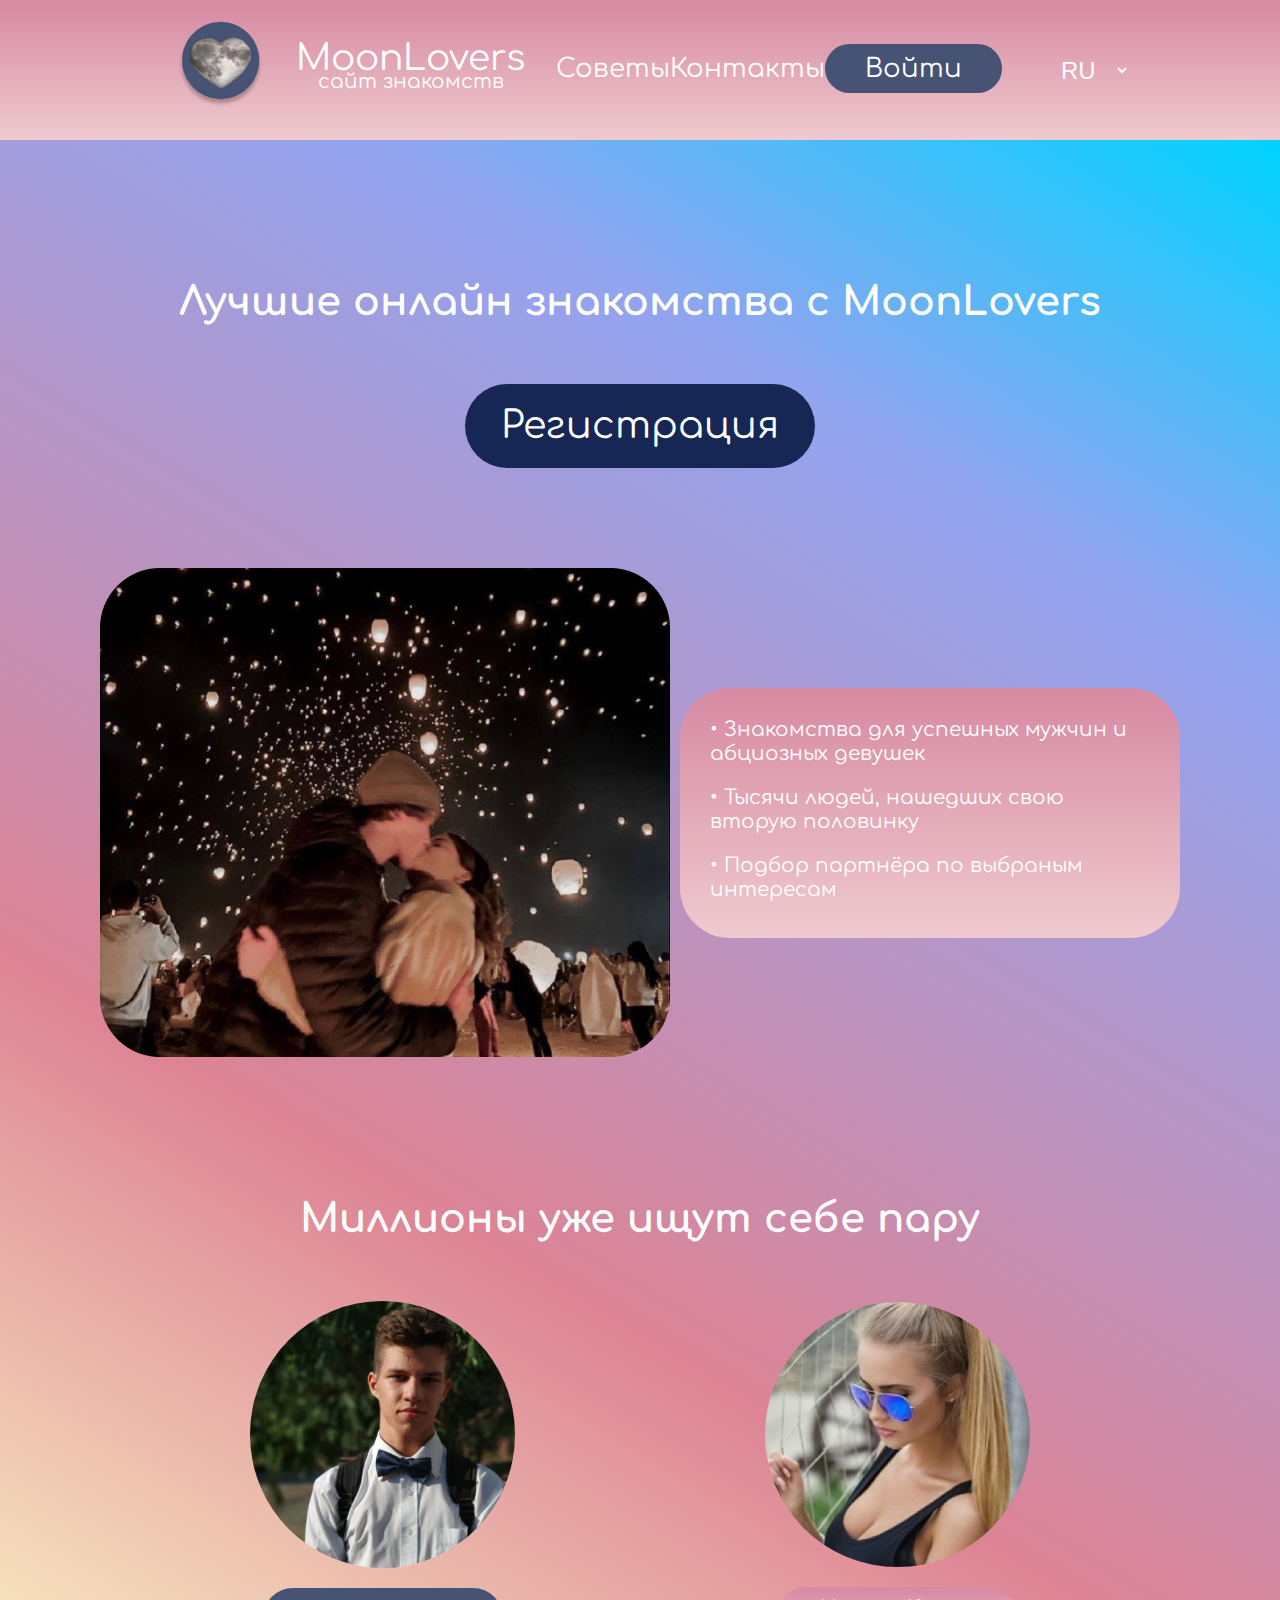
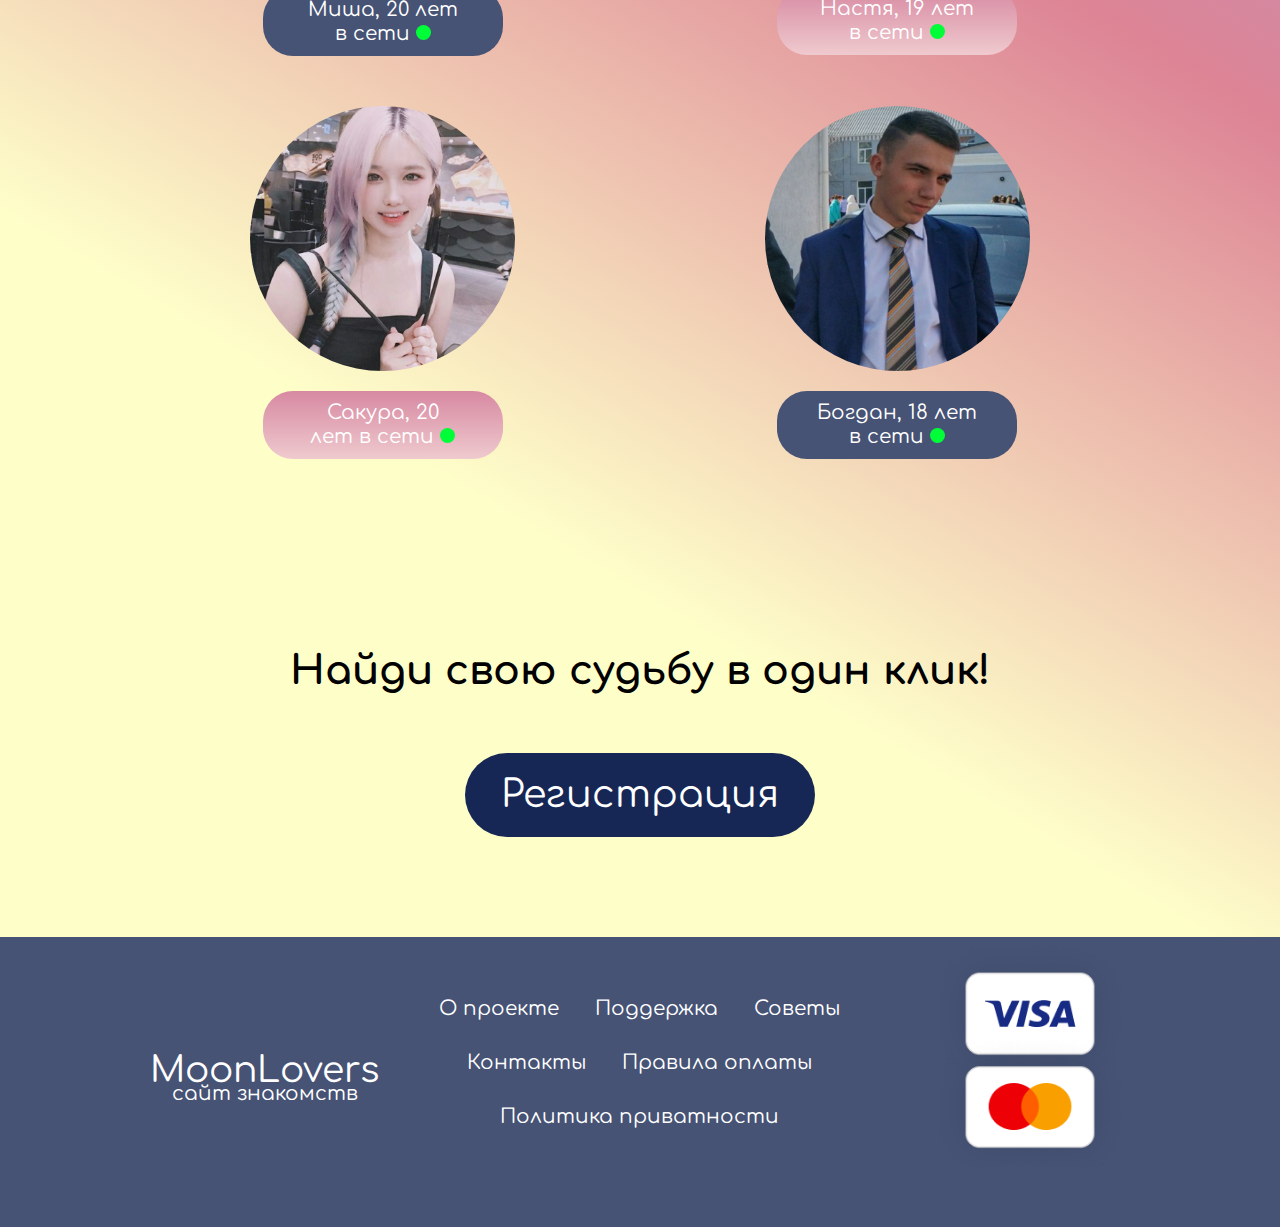
<file: index.html>
<!DOCTYPE html>
<html lang="en">
<head>
    <meta charset="UTF-8">
    <meta http-equiv="X-UA-Compatible" content="IE=edge">
    <meta name="viewport" content="width=device-width, initial-scale=1.0">
    <title>MoonLovers</title>
    <link rel="stylesheet" href="style/style.css">
    <link rel="preconnect" href="https://fonts.gstatic.com">
    <link href="https://fonts.googleapis.com/css2?family=Comfortaa&display=swap" rel="stylesheet">
</head>
<body>
    <header>
        <nav>
            <div class="header-logo">
                <img src="img/logo.png" alt="logo">
                <div class="logo-text">
                    <p>MoonLovers</p>
                    <p>сайт знакомств</p>
                </div>
            </div>
            <ul class="nav_list">
                <li><a href="policy.html">Советы</a></li>
                <li class="contact"><a href="#">Контакты</a></li>
                <li><a class="logIn" href="#">Войти</a></li>
            </ul>
            <select name="Language" id="lang">
                <option selected value="rus">RU</option>
                <option value="eng">ENG</option>
            </select>
            <div id="burger" class="burger-btn">
                <span></span>
            </div>
        </nav>
    </header>
    <main>
        <h1>
            Лучшие онлайн знакомства с MoonLovers
        </h1>
        <span id="reg1" class="SignUp">Регистрация</span>

        <div class="block1">
            <img src="img/block_img.png" alt="img">
            <div class="text">
                <li>• Знакомства для успешных мужчин и абциозных девушек</li>
                <li>• Тысячи людей, нашедших свою вторую половинку</li>
                <li>• Подбор партнёра по выбраным интересам</li>
            </div>
        </div>

        <div class="people_section">
            <h1>Миллионы уже ищут себе пару</h1>
            <div class="people-block">
                <div class="item">
                    <img src="img/man1.png" alt="">
                    <p>Миша, 20 лет  в сети <span class="circle"></span></p>
                </div>
                <div class="item">
                    <img src="img/girl1.png" alt="">
                    <p>Настя, 19 лет в сети <span class="circle"></span></p>
                </div>
                <div class="item">
                    <img src="img/girl2.png" alt="">
                    <p>Сакура, 20 лет в сети <span class="circle"></span></p>
                </div>
                <div class="item">
                    <img src="img/man2.png" alt="">
                    <p>Богдан, 18 лет в сети <span class="circle"></span></p>
                </div>
            </div>
        </div>

        <h1 class="search">Найди свою судьбу в один клик!</h1>
        <span class="SignUp" id="reg2">Регистрация</span>
    </main>

    <footer>
        <div class="logo-text">
            <p>MoonLovers</p>
            <p>сайт знакомств</p>
        </div>
        <ul class="footer_list">
            <li><a href="#">О проекте</a></li>
            <li><a href="#">Поддержка</a></li>
            <li><a href="policy.html">Советы</a></li>
            <li><a  class="contact" href="#">Контакты</a></li>
            <li><a href="#">Правила оплаты</a></li>
            <li><a href="policy.html">Политика приватности</a></li>
        </ul>
        <div class="contacts contact">
            Контакты
        </div>
        <div class="card">
            <img src="img/Visa.png" alt="">
            <img src="img/Mastercard.png" alt="">
        </div>
    </footer>

    <div id="myModal" class="modal">
        <div class="modal-content">
          <div class="modal-header">
            <h2>Регистрация</h2>
          </div>
          <div class="modal-body">
            <input type="text" placeholder="Ваше имя"> <br>
            <div class="male-block">
                <span class="male">Мужчина</span>
                <span class="male">Женщина</span><br>
            </div>
            <span id="modal-btn1" class="modal-btn1">Далее</span><br>
            <div class="box">
                <label><input type="checkbox">Регистрируясь, я подтверждаю, что мне исполнилось 18 лет. Я принимаю условия
                    политики приватности и правил оплаты.</label>
            </div>
          </div>
        </div>
      </div>

      <div id="myModal2" class="modal">
        <div class="modal-content">
          <div class="modal-header">
            <h2>Регистрация</h2>
          </div>
          <div class="modal-body">
            <input type="text" placeholder="Введите ваш e-mail"> <br>
            <input type="text" placeholder="Придумайте пароль"> <br>
            <a href="registration.html"><span class="modal-btn1">Зарегистрироваться</span></a><br>
            <div class="box">
                <label><input type="checkbox">Регистрируясь, я подтверждаю, что мне исполнилось 18 лет. Я принимаю условия
                    политики приватности и правил оплаты.</label>
            </div>
          </div>
        </div>
      </div>

      <div id="myModal3" class="modal">
        <div class="modal-content">
          <div class="modal-header">
            <h2>Вход</h2>
          </div>
          <div class="modal-body">
            <input type="text" placeholder="Введите ваш e-mail"> <br>
            <input type="text" placeholder="Введите пароль"> <br>
            <a href="search.html"><span class="modal-btn1">Войти</span></a><br>
            <p>Забыли пароль?</p>
          </div>
        </div>
      </div>

      <div id="myModal4" class="modal">
        <div class="modal-content">
          <div class="modal-header">
            <h2>Контакты</h2>
          </div>
          <div class="modal-body">
            <input type="text" placeholder="nashsayt@4toto.com"> <br>
            <input type="text" placeholder="+38-011-222-3344"> <br>
          </div>
        </div>
      </div>

      <div id="myModal5" class="modal menu">
        <div class="modal-content">
          <div class="modal-body">
            <a id="login"><p>Войти</p></a>
            <hr>
            <a href="policy.html"><p>Советы</p></a>
            <hr>
            <p class="contact">Контакты</p>
          </div>
        </div>
      </div>

    <script src="scripts/script.js"></script>
</body>
</html>
</file>
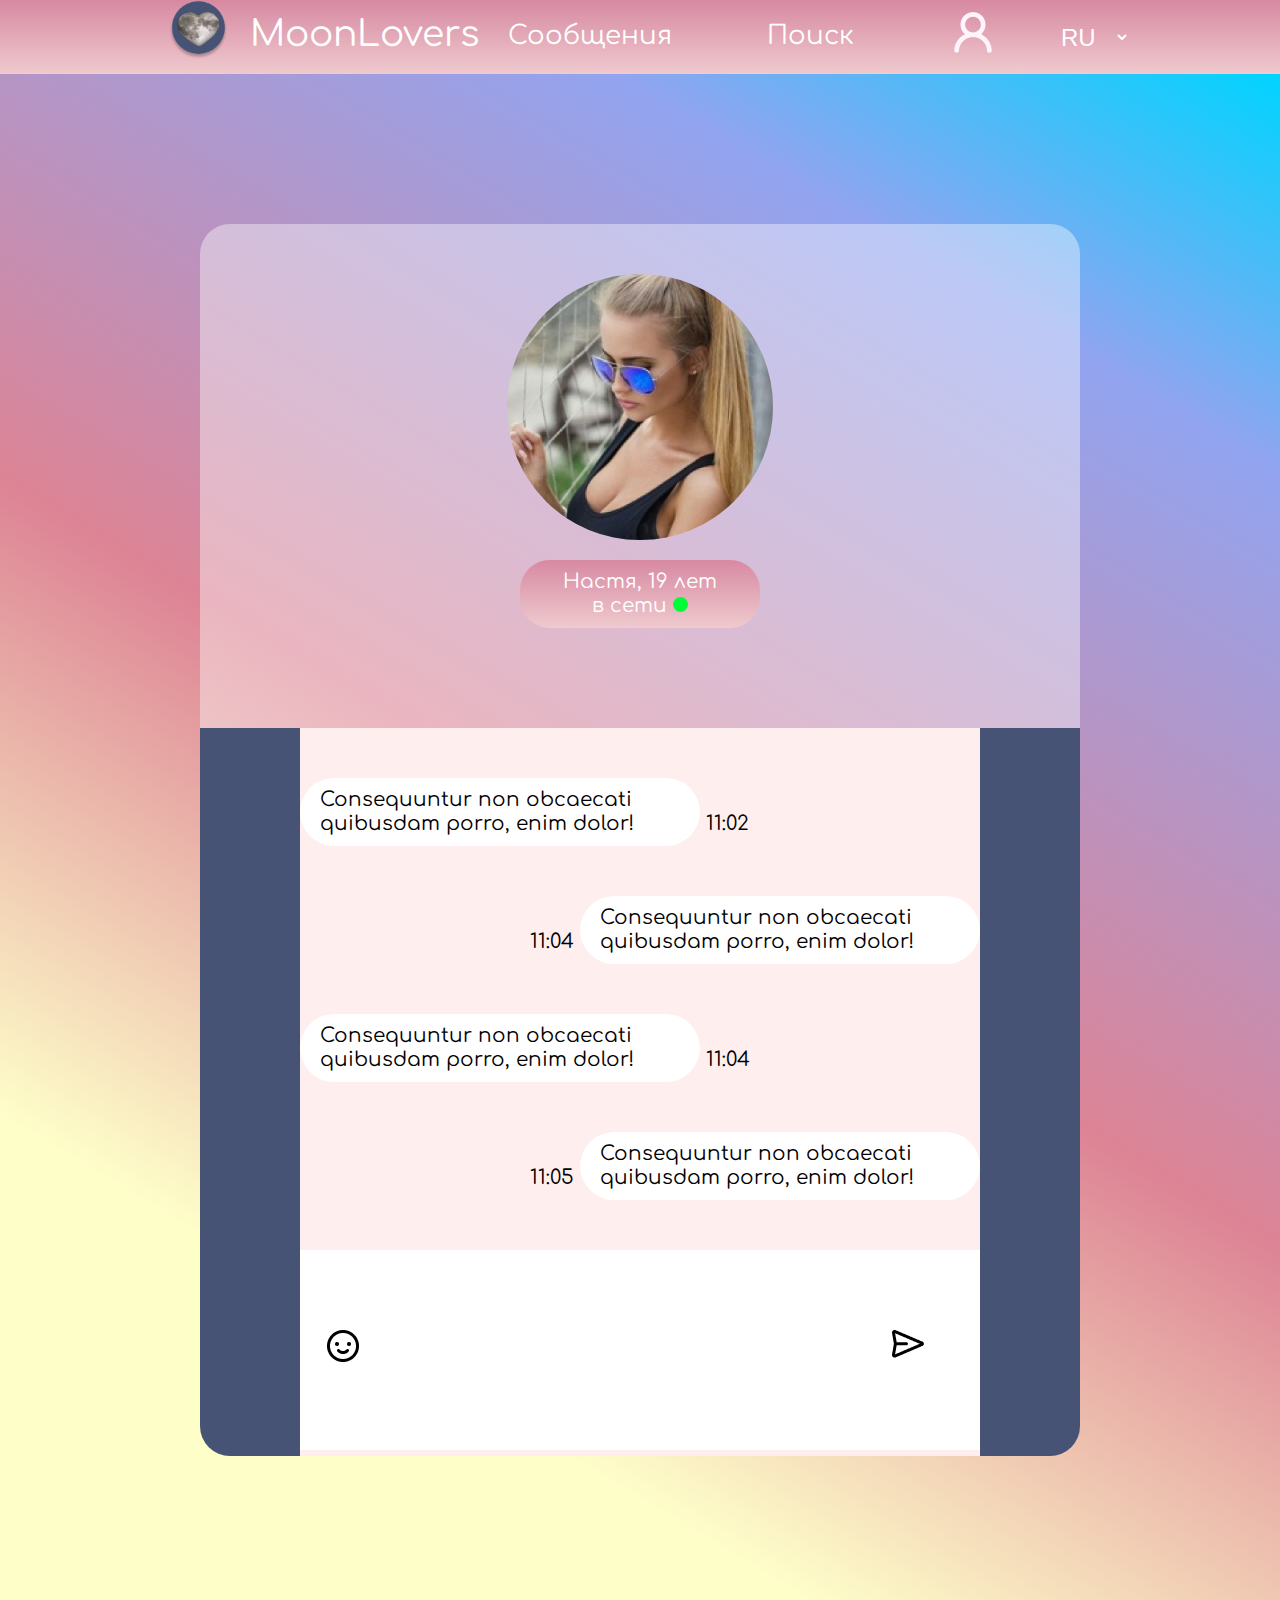
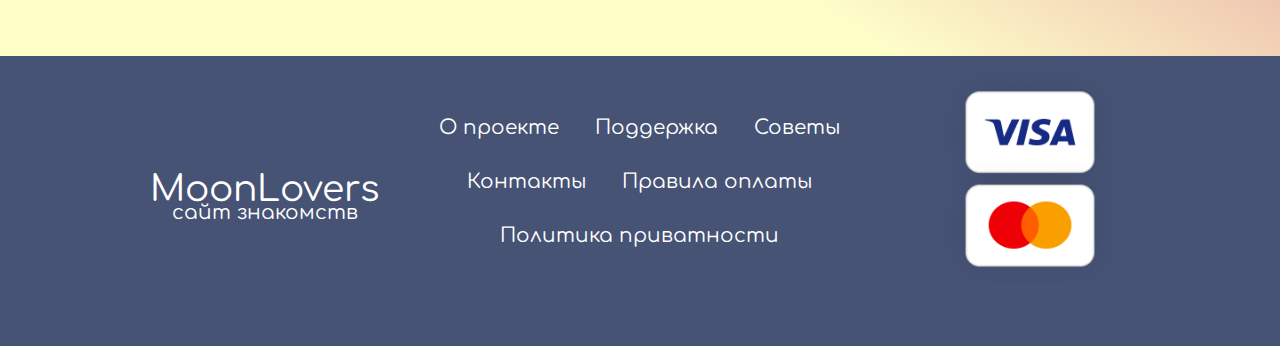
<file: chat.html>
<!DOCTYPE html>
<html lang="en">
<head>
    <meta charset="UTF-8">
    <meta http-equiv="X-UA-Compatible" content="IE=edge">
    <meta name="viewport" content="width=device-width, initial-scale=1.0">
    <title>Chat</title>
    <link rel="stylesheet" href="style/chat.css">
    <link rel="preconnect" href="https://fonts.gstatic.com">
    <link href="https://fonts.googleapis.com/css2?family=Comfortaa&display=swap" rel="stylesheet">
</head>
<body>
    <header>
        <div class="header-logo">
            <a href="index.html"><img src="img/logo.png" alt="logo"></a>
            <a href="index.html"><span>MoonLovers</span></a>
        </div>
        <ul class="nav_list">
            <li><a href="messages.html">Сообщения</a></li>
            <li><a href="search.html">Поиск</a></li>
            <li><a href="profile.html"><img src="img/person.png" alt="person"></a></li>
        </ul>
        <select name="Language" id="lang">
            <option selected value="rus">RU</option>
            <option value="eng">ENG</option>
        </select>
        <div id="burger" class="burger-btn">
            <span></span>
        </div>
    </header>

    <main>
        <div class="main-block">
            <div class="main_header">
                <div class="item">
                    <img src="img/girl1.png" alt="">
                    <p>Настя, 19 лет в сети <span class="circle"></span></p>
                </div>
            </div>
            <div class="main-info">
                <div class="chat_container">
                    <div class="message">
                        <p>Consequuntur non obcaecati quibusdam porro, enim dolor!</p>
                        <span class="time">11:02</span>
                    </div>
                    <div class="message">
                        <span class="time">11:04</span>
                        <p>Consequuntur non obcaecati quibusdam porro, enim dolor!</p>
                        
                    </div>
                    <div class="message">
                        <p>Consequuntur non obcaecati quibusdam porro, enim dolor!</p>
                        <span class="time">11:04</span>
                    </div>
                    <div class="message">
                        <span class="time">11:05</span>
                        <p>Consequuntur non obcaecati quibusdam porro, enim dolor!</p>
                        
                    </div>
                    <div class="area_container">
                        <textarea></textarea>
                        <img id="smile" src="img/smile.png" alt="">
                        <img id="send" src="img/send.png" alt="">
                    </div>
                </div>
            </div>
        </div>
    </main>

    <footer>
        <div class="logo-text">
            <p>MoonLovers</p>
            <p>сайт знакомств</p>
        </div>
        <ul class="footer_list">
            <li><a href="#">О проекте</a></li>
            <li><a href="#">Поддержка</a></li>
            <li><a href="policy.html">Советы</a></li>
            <li><a class="contact" href="#">Контакты</a></li>
            <li><a href="#">Правила оплаты</a></li>
            <li><a href="policy.html">Политика приватности</a></li>
        </ul>
        <div class="contacts contact">
            Контакты
        </div>
        <div class="card">
            <img src="img/Visa.png" alt="">
            <img src="img/Mastercard.png" alt="">
        </div>
    </footer>

    <div id="myModal4" class="modal">
        <div class="modal-content">
          <div class="modal-header">
            <h2>Контакты</h2>
          </div>
          <div class="modal-body">
            <input type="text" placeholder="nashsayt@4toto.com"> <br>
            <input type="text" placeholder="+38-011-222-3344"> <br>
          </div>
        </div>
      </div>

    <div id="myModal5" class="modal menu">
        <div class="modal-content">
          <div class="modal-body">
            <a href="messages.html"><p>Сообщения</p></a>
            <hr>
            <a href="search.html"><p>Поиск</p></a>
            <hr>
            <a href="profile.html"><p>Профиль</p></a>
            <a href="policy.html"><p>Советы</p></a>
            <p class="contact">Контакты</p>
          </div>
        </div>
      </div>

    <script src="scripts/script2.js"></script>
</body>
</html>
</file>
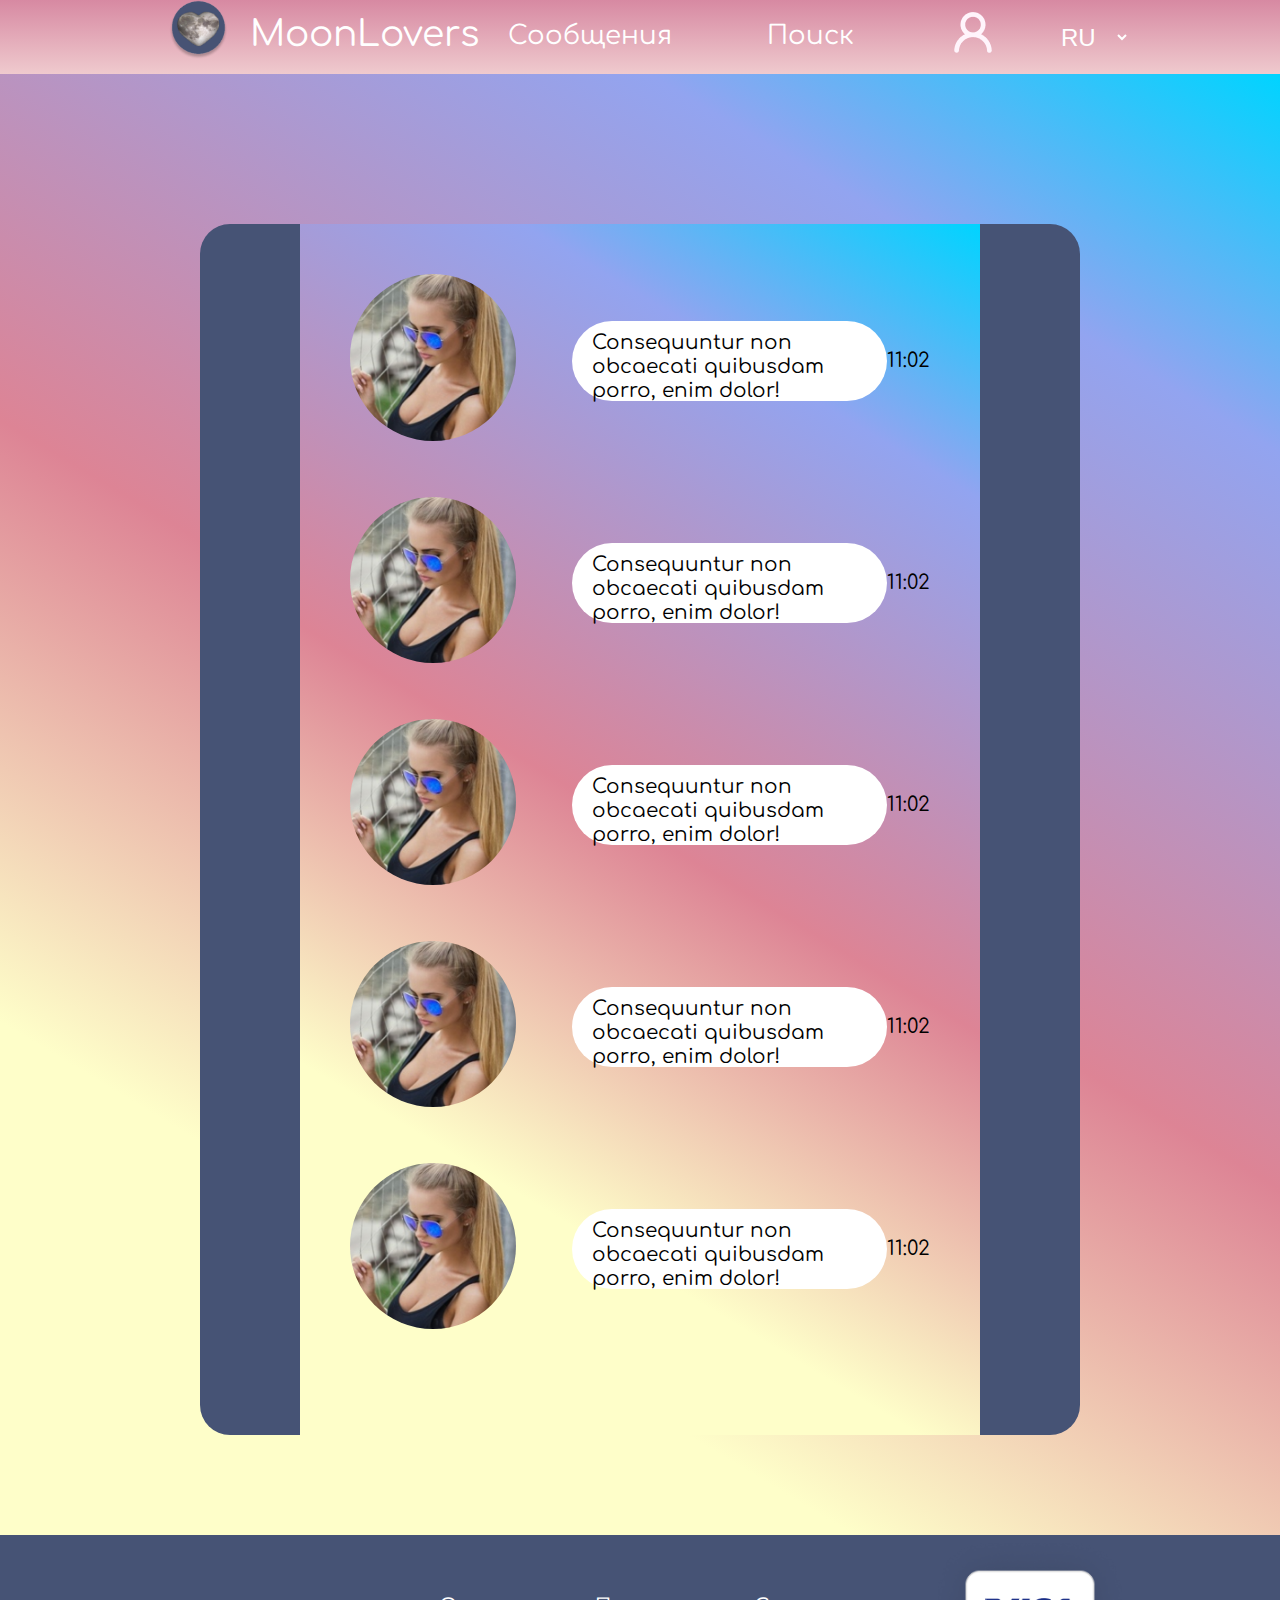
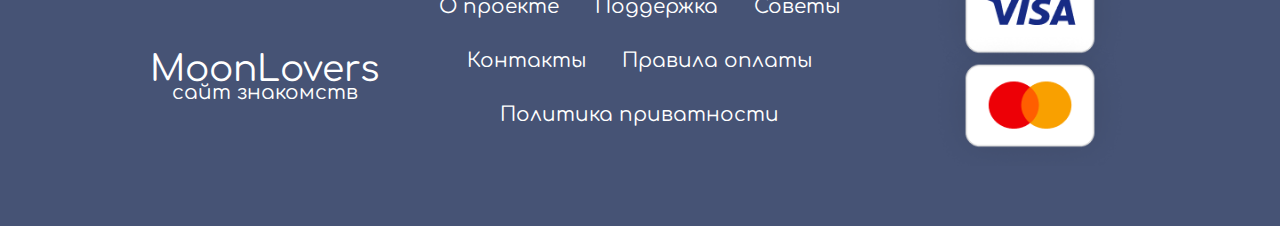
<file: messages.html>
<!DOCTYPE html>
<html lang="en">
<head>
    <meta charset="UTF-8">
    <meta http-equiv="X-UA-Compatible" content="IE=edge">
    <meta name="viewport" content="width=device-width, initial-scale=1.0">
    <title>Messages</title>
    <link rel="stylesheet" href="style/messages.css">
    <link rel="preconnect" href="https://fonts.gstatic.com">
    <link href="https://fonts.googleapis.com/css2?family=Comfortaa&display=swap" rel="stylesheet">
</head>
<body>
    <header>
        <div class="header-logo">
            <a href="index.html"><img src="img/logo.png" alt="logo"></a>
            <a href="index.html"><span>MoonLovers</span></a>
        </div>
        <ul class="nav_list">
            <li><a href="messages.html">Сообщения</a></li>
            <li><a href="search.html">Поиск</a></li>
            <li><a href="profile.html"><img src="img/person.png" alt="person"></a></li>
        </ul>
        <select name="Language" id="lang">
            <option selected value="rus">RU</option>
            <option value="eng">ENG</option>
        </select>
        <div id="burger" class="burger-btn">
            <span></span>
        </div>
    </header>

    <main>
        <div class="main_block">
            <div class="main_content">
                <div class="item">
                    <a href="chat.html"><img src="img/girl1.png" alt=""></a>
                    <p>Consequuntur non obcaecati quibusdam porro, enim dolor!</p>
                    <span class="time">11:02</span>
                </div>
                <div class="item">
                    <a href="chat.html"><img src="img/girl1.png" alt=""></a>
                    <p>Consequuntur non obcaecati quibusdam porro, enim dolor!</p>
                    <span class="time">11:02</span>
                </div>
                <div class="item">
                    <a href="chat.html"><img src="img/girl1.png" alt=""></a>
                    <p>Consequuntur non obcaecati quibusdam porro, enim dolor!</p>
                    <span class="time">11:02</span>
                </div>
                <div class="item">
                    <a href="chat.html"><img src="img/girl1.png" alt=""></a>
                    <p>Consequuntur non obcaecati quibusdam porro, enim dolor!</p>
                    <span class="time">11:02</span>
                </div><div class="item">
                    <a href="chat.html"><img src="img/girl1.png" alt=""></a>
                    <p>Consequuntur non obcaecati quibusdam porro, enim dolor!</p>
                    <span class="time">11:02</span>
                </div>
            </div>
        </div>
    </main>

    <footer>
        <div class="logo-text">
            <p>MoonLovers</p>
            <p>сайт знакомств</p>
        </div>
        <ul class="footer_list">
            <li><a href="#">О проекте</a></li>
            <li><a href="#">Поддержка</a></li>
            <li><a href="policy.html">Советы</a></li>
            <li class="contact"><a href="#">Контакты</a></li>
            <li><a href="#">Правила оплаты</a></li>
            <li><a href="policy.html">Политика приватности</a></li>
        </ul>
        <div class="contacts contact">
            Контакты
        </div>
        <div class="card">
            <img src="img/Visa.png" alt="">
            <img src="img/Mastercard.png" alt="">
        </div>
    </footer>

    <div id="myModal4" class="modal">
        <div class="modal-content">
          <div class="modal-header">
            <h2>Контакты</h2>
          </div>
          <div class="modal-body">
            <input type="text" placeholder="nashsayt@4toto.com"> <br>
            <input type="text" placeholder="+38-011-222-3344"> <br>
          </div>
        </div>
      </div>

    <div id="myModal5" class="modal menu">
        <div class="modal-content">
          <div class="modal-body">
            <a href="messages.html"><p>Сообщения</p></a>
            <hr>
            <a href="search.html"><p>Поиск</p></a>
            <hr>
            <a href="profile.html"><p>Профиль</p></a>
            <a href="policy.html"><p>Советы</p></a>
            <p class="contact">Контакты</p>
          </div>
        </div>
      </div>

    <script src="scripts/script2.js"></script>
</body>
</html>
</file>
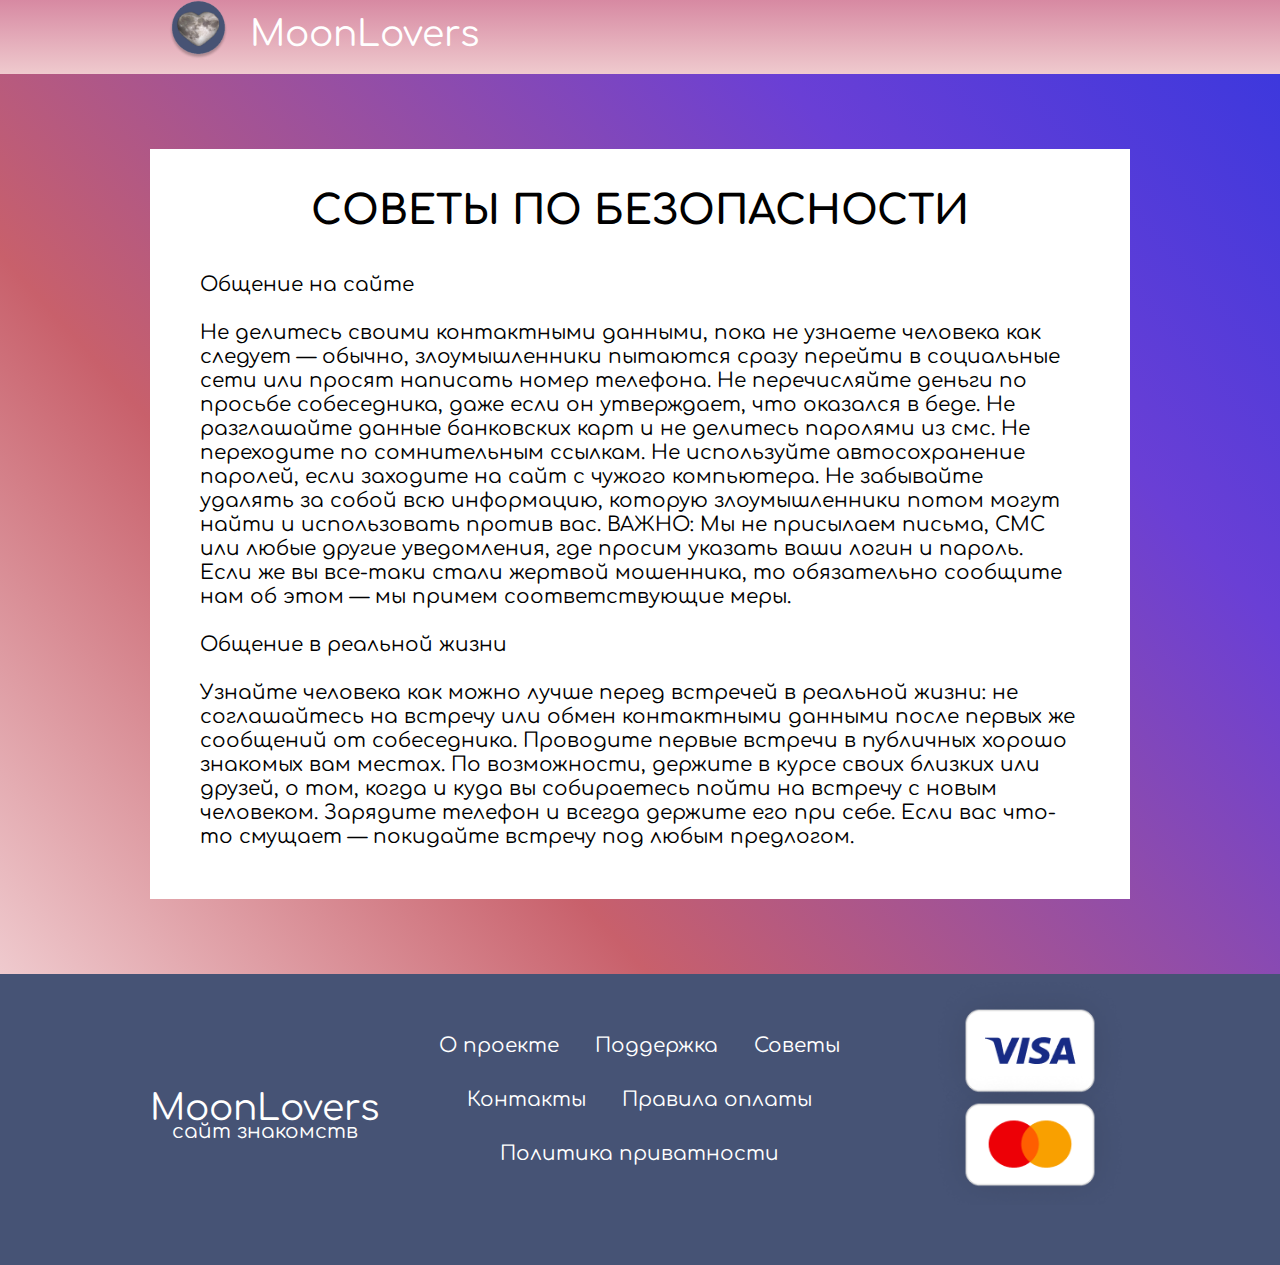
<file: policy.html>
<!DOCTYPE html>
<html lang="en">
<head>
    <meta charset="UTF-8">
    <meta http-equiv="X-UA-Compatible" content="IE=edge">
    <meta name="viewport" content="width=device-width, initial-scale=1.0">
    <title>Privacy Policy</title>
    <link rel="stylesheet" href="style/policy.css">
    <link rel="preconnect" href="https://fonts.gstatic.com">
    <link href="https://fonts.googleapis.com/css2?family=Comfortaa&display=swap" rel="stylesheet">
</head>
<body>
    <header>
        <div class="header-logo">
            <a href="index.html"><img src="img/logo.png" alt="logo"></a>
            <a href="index.html"><span>MoonLovers</span></a>
        </div>
    </header>

    <main>
        <div class="main_info">
            <h1>СОВЕТЫ ПО БЕЗОПАСНОСТИ</h1>
            <p> Общение на сайте</p> <br>
            <p>
Не делитесь своими контактными данными, пока не узнаете человека как следует — обычно, злоумышленники пытаются сразу перейти в социальные сети или просят написать номер телефона.
Не перечисляйте деньги по просьбе собеседника, даже если он утверждает, что оказался в беде.
Не разглашайте данные банковских карт и не делитесь паролями из смс.
Не переходите по сомнительным ссылкам.
Не используйте автосохранение паролей, если заходите на сайт с чужого компьютера. Не забывайте удалять за собой всю информацию, которую злоумышленники потом могут найти и использовать против вас.
ВАЖНО: Мы не присылаем письма, СМС или любые другие уведомления, где просим указать ваши логин и пароль. Если же вы все-таки стали жертвой мошенника, то обязательно сообщите нам об этом — мы примем соответствующие меры.

            </p><br>
            <p>Общение в реальной жизни</p><br>
            <p>
Узнайте человека как можно лучше перед встречей в реальной жизни: не соглашайтесь на встречу или обмен контактными данными после первых же сообщений от собеседника.
Проводите первые встречи в публичных хорошо знакомых вам местах.
По возможности, держите в курсе своих близких или друзей, о том, когда и куда вы собираетесь пойти на встречу с новым человеком. Зарядите телефон и всегда держите его при себе.
Если вас что-то смущает — покидайте встречу под любым предлогом.
            </p>
        </div>
    </main>

    <footer>
        <div class="logo-text">
            <p>MoonLovers</p>
            <p>сайт знакомств</p>
        </div>
        <ul class="footer_list">
            <li><a href="#">О проекте</a></li>
            <li><a href="#">Поддержка</a></li>
            <li><a href="policy.html">Советы</a></li>
            <li><a class="contact" href="#">Контакты</a></li>
            <li><a href="#">Правила оплаты</a></li>
            <li><a href="policy.html">Политика приватности</a></li>
        </ul>
        <div class="contacts contact">
            Контакты
        </div>
        <div class="card">
            <img src="img/Visa.png" alt="">
            <img src="img/Mastercard.png" alt="">
        </div>
    </footer>

    <div id="myModal4" class="modal">
        <div class="modal-content">
          <div class="modal-header">
            <h2>Контакты</h2>
          </div>
          <div class="modal-body">
            <input type="text" placeholder="nashsayt@4toto.com"> <br>
            <input type="text" placeholder="+38-011-222-3344"> <br>
          </div>
        </div>
      </div>

      <script src="scripts/script3.js"></script>
</body>
</html>
</file>
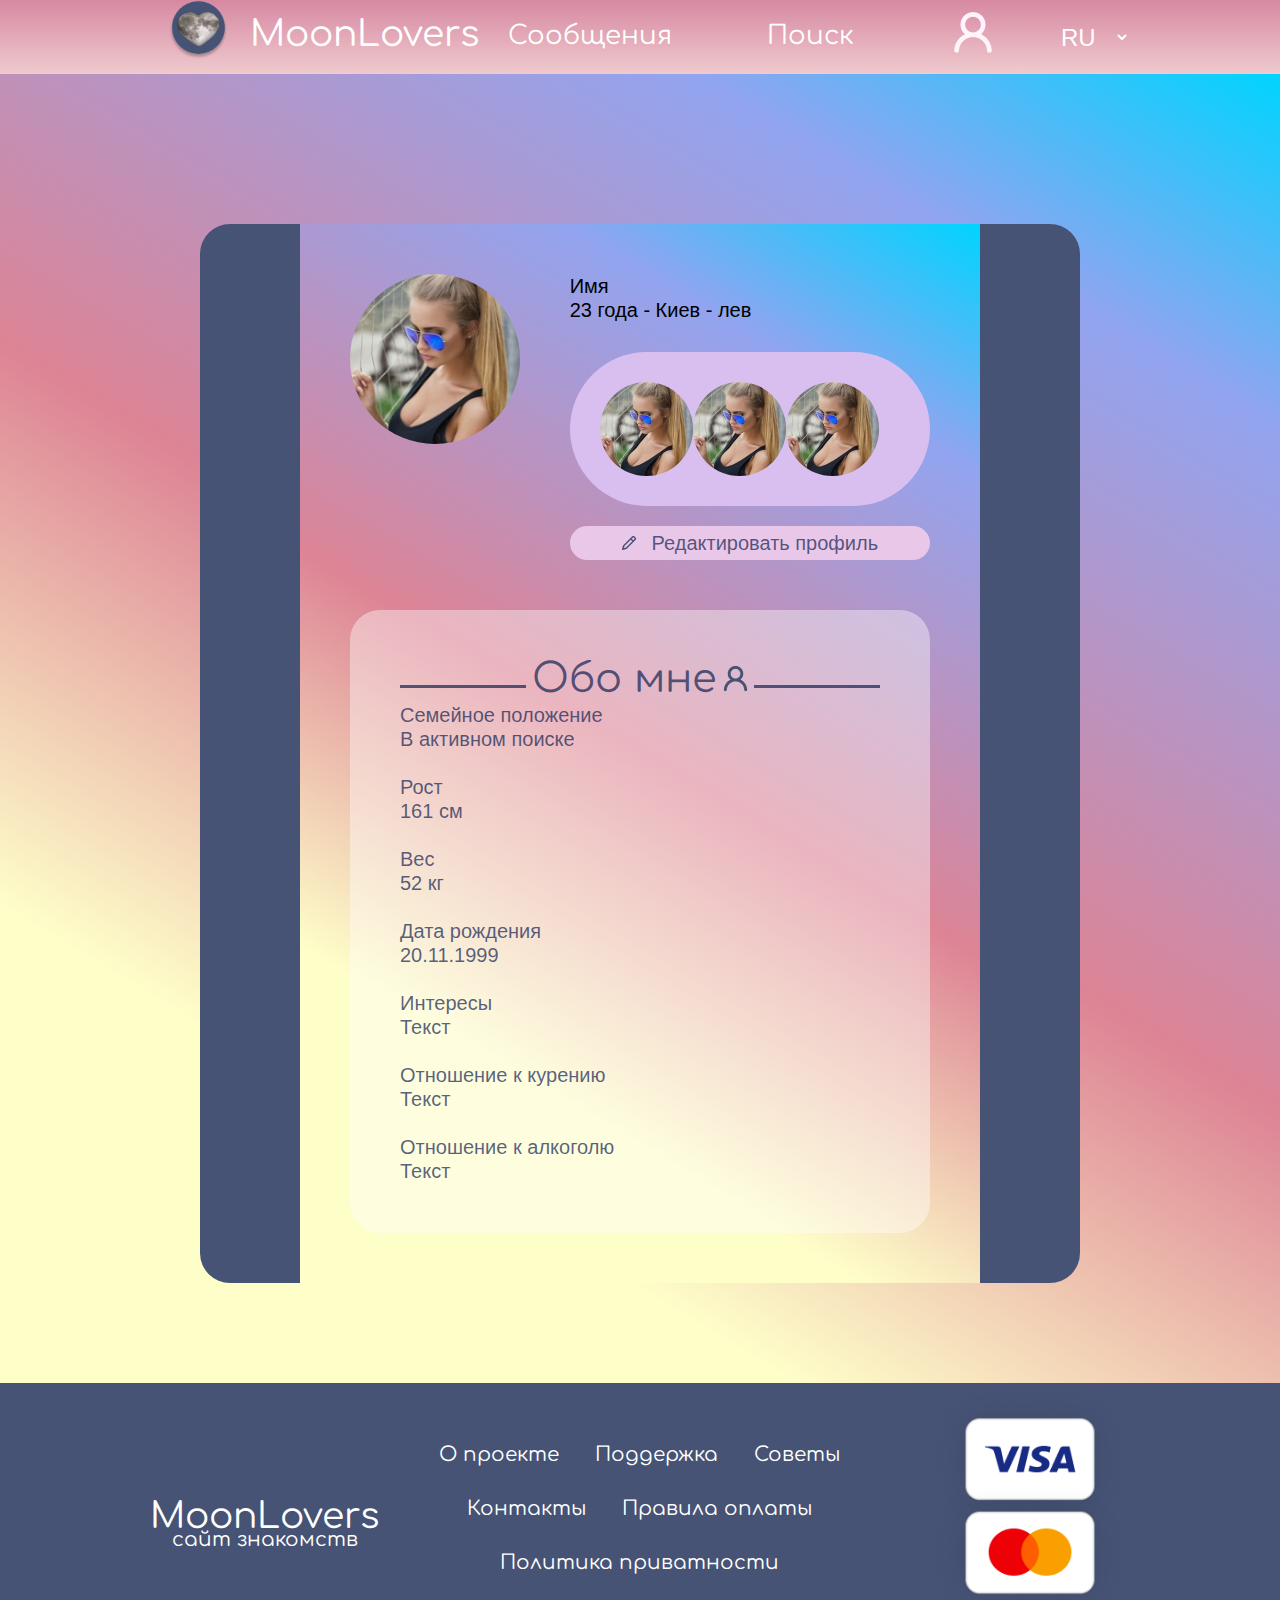
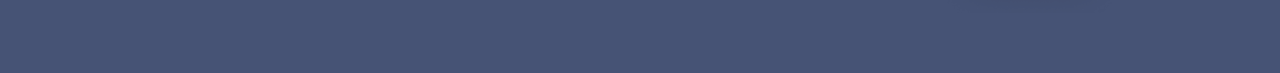
<file: profile.html>
<!DOCTYPE html>
<html lang="en">
<head>
    <meta charset="UTF-8">
    <meta http-equiv="X-UA-Compatible" content="IE=edge">
    <meta name="viewport" content="width=device-width, initial-scale=1.0">
    <title>Profile</title>
    <link rel="stylesheet" href="style/profile.css">
    <link rel="preconnect" href="https://fonts.gstatic.com">
    <link href="https://fonts.googleapis.com/css2?family=Comfortaa&display=swap" rel="stylesheet">
</head>
<body>
    <header>
        <div class="header-logo">
            <a href="index.html"><img src="img/logo.png" alt="logo"></a>
            <a href="index.html"><span>MoonLovers</span></a>
        </div>
        <ul class="nav_list">
            <li><a href="messages.html">Сообщения</a></li>
            <li><a href="search.html">Поиск</a></li>
            <li><a href="profile.html"><img src="img/person.png" alt="person"></a></li>
        </ul>
        <select name="Language" id="lang">
            <option selected value="rus">RU</option>
            <option value="eng">ENG</option>
        </select>
        <div id="burger" class="burger-btn">
            <span></span>
        </div>
    </header>

    <main>
        <div class="main_block">
            <div class="main_content">
                <div class="main_header">
                    <div class="left">
                        <img src="img/girl1.png" alt="">
                    </div>
                    <div class="right">
                        <p>Имя</p>
                        <p>23 года - Киев - лев</p>
                        <div class="gallery">
                            <img src="img/girl1.png" alt="">
                            <img src="img/girl1.png" alt="">
                            <img src="img/girl1.png" alt="">
                        </div>
                        <div class="edit_block">
                            <img src="img/edit.png" alt="" id="edit">
                            <a href="registration.html"><p>Редактировать профиль</p></a>
                        </div>
                    </div>
                </div>
                <div class="info">
                    <div class="info_title">
                        <h1>Обо мне</h1>
                        <img src="img/icon.png" alt="">
                    </div>
                    <p>Семейное положение</p>
                    <p>В активном поиске</p><br>
                    <p>Рост</p>
                    <p>161 см</p><br>
                    <p>Вес</p>
                    <p>52 кг</p><br>
                    <p>Дата рождения</p>
                    <p>20.11.1999</p><br>
                    <p>Интересы</p>
                    <p>Текст</p><br>
                    <p>Отношение к курению</p>
                    <p>Текст</p><br>
                    <p>Отношение к алкоголю</p>
                    <p>Текст</p>
                </div>
            </div>
        </div>
    </main>


    <footer>
        <div class="logo-text">
            <p>MoonLovers</p>
            <p>сайт знакомств</p>
        </div>
        <ul class="footer_list">
            <li><a href="#">О проекте</a></li>
            <li><a href="#">Поддержка</a></li>
            <li><a href="policy.html">Советы</a></li>
            <li><a class="contact" href="#">Контакты</a></li>
            <li><a href="#">Правила оплаты</a></li>
            <li><a href="policy.html">Политика приватности</a></li>
        </ul>
        <div class="contacts contact">
            Контакты
        </div>
        <div class="card">
            <img src="img/Visa.png" alt="">
            <img src="img/Mastercard.png" alt="">
        </div>
    </footer>

    <div id="myModal4" class="modal">
        <div class="modal-content">
          <div class="modal-header">
            <h2>Контакты</h2>
          </div>
          <div class="modal-body">
            <input type="text" placeholder="nashsayt@4toto.com"> <br>
            <input type="text" placeholder="+38-011-222-3344"> <br>
          </div>
        </div>
      </div>

    <div id="myModal5" class="modal menu">
        <div class="modal-content">
          <div class="modal-body">
            <a href="messages.html"><p>Сообщения</p></a>
            <hr>
            <a href="search.html"><p>Поиск</p></a>
            <hr>
            <a href="profile.html"><p>Профиль</p></a>
            <a href="policy.html"><p>Советы</p></a>
            <p class="contact">Контакты</p>
          </div>
        </div>
      </div>

    <script src="scripts/script2.js"></script>
</body>
</html>
</file>
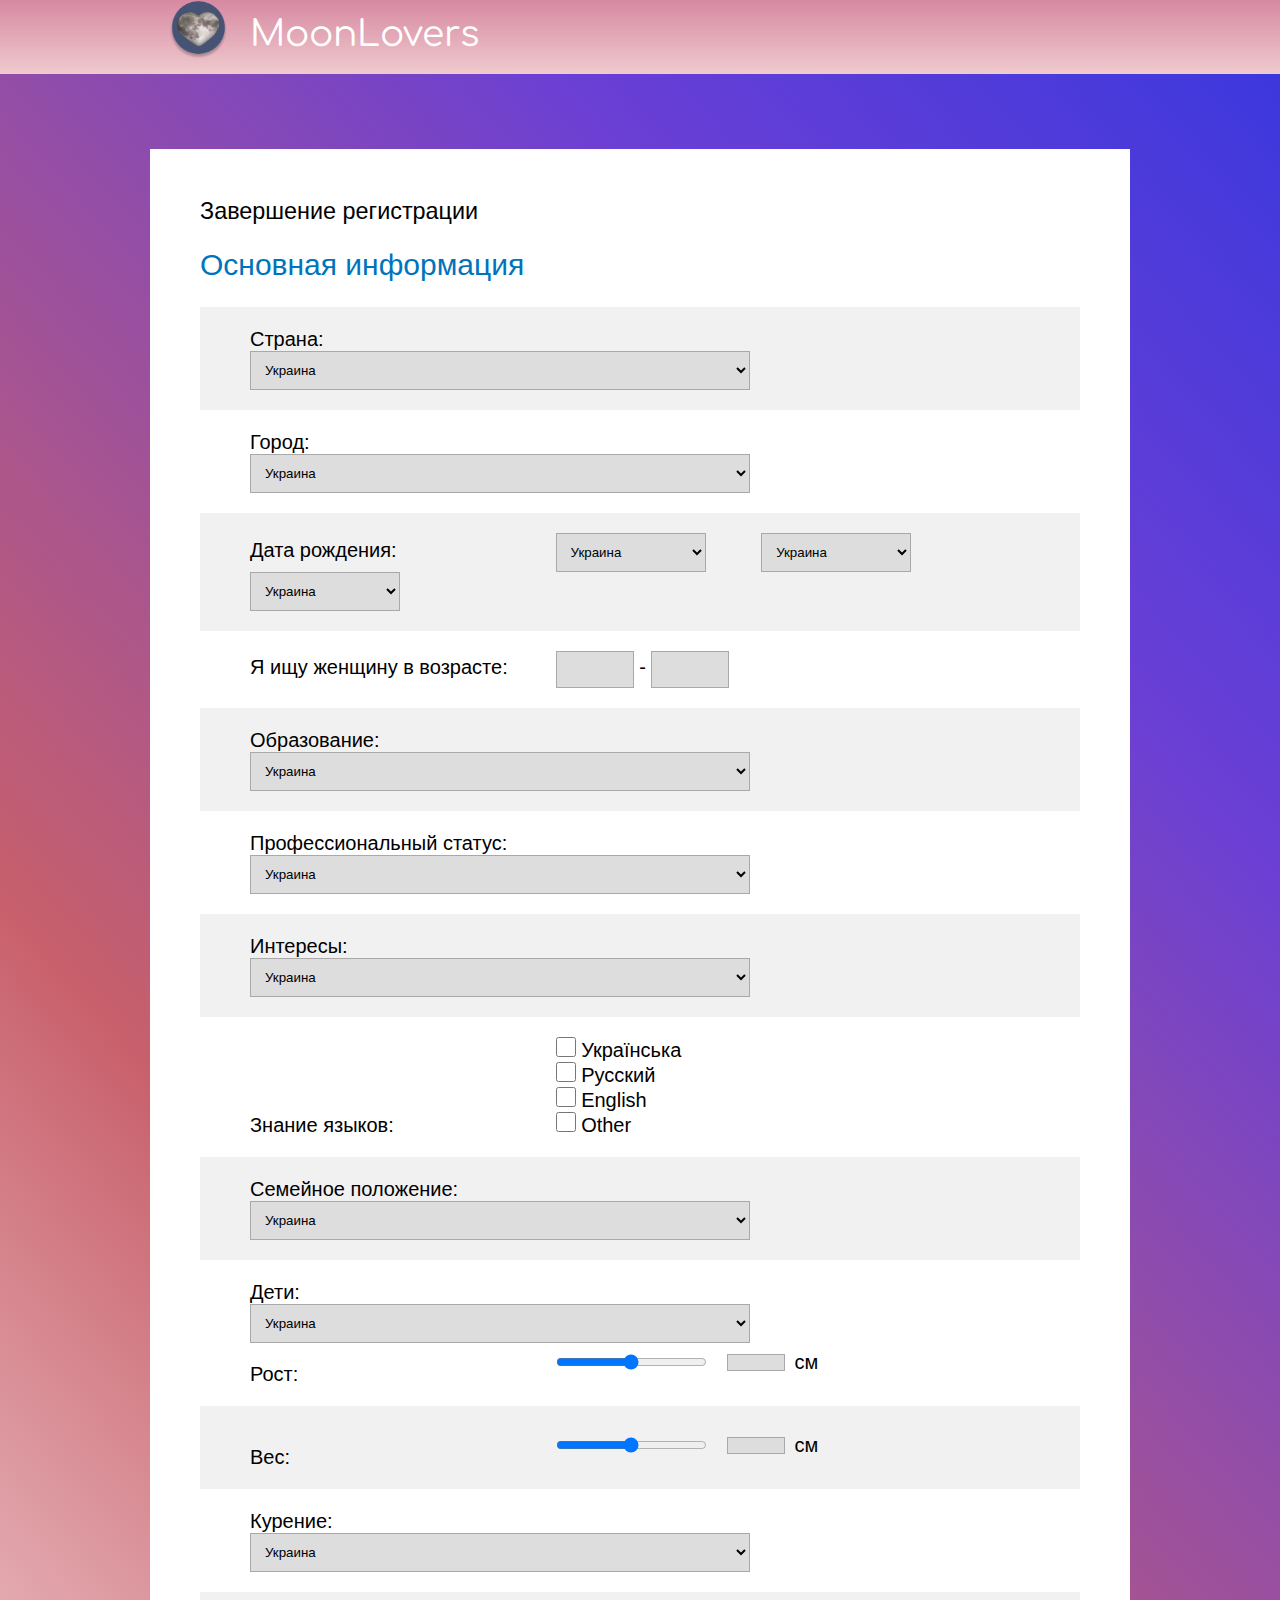
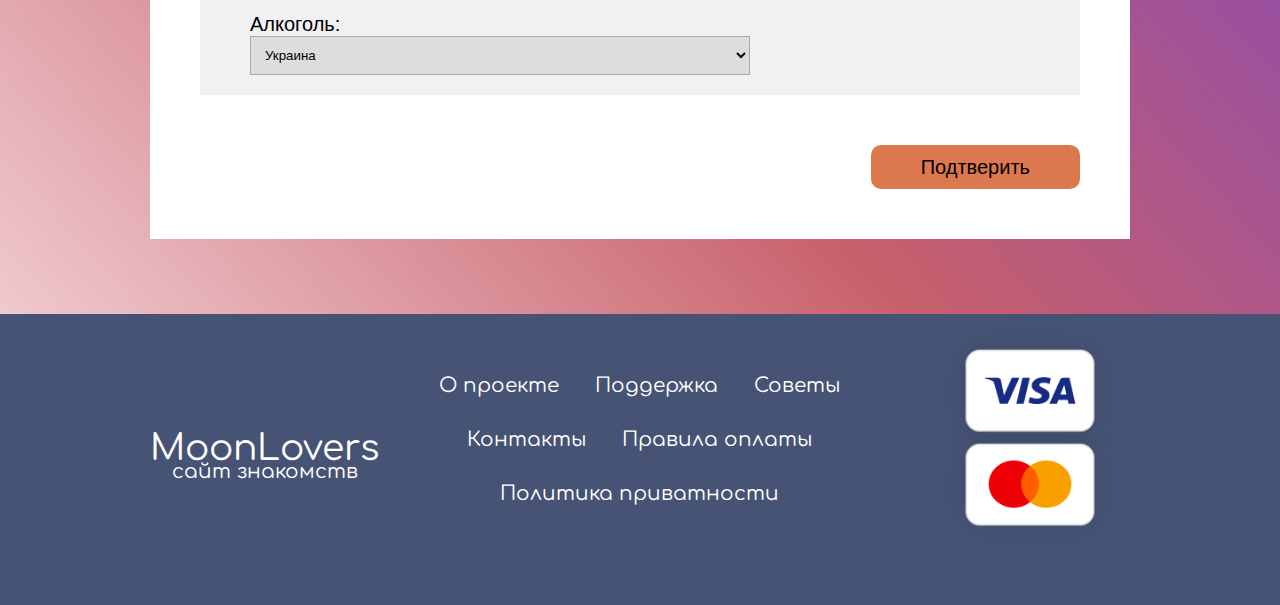
<file: registration.html>
<!DOCTYPE html>
<html lang="en">
<head>
    <meta charset="UTF-8">
    <meta http-equiv="X-UA-Compatible" content="IE=edge">
    <meta name="viewport" content="width=device-width, initial-scale=1.0">
    <title>Registration</title>
    <link rel="stylesheet" href="style/registration.css">
    <link rel="preconnect" href="https://fonts.gstatic.com">
    <link href="https://fonts.googleapis.com/css2?family=Comfortaa&display=swap" rel="stylesheet">
</head>
<body>
    <header>
        <div class="header-logo">
            <a href="index.html"><img src="img/logo.png" alt="logo"></a>
            <a href="index.html"><span>MoonLovers</span></a>
        </div>
    </header>

    <main>
        <div class="main_info">
            <h3>Завершение регистрации</h3>
            <h2>Основная информация</h2>
            <form action="#">
                <div class="item">
                    <label for="country">Страна:</label>
                    <select name="country" id="country">
                        <option value="ua">Украина</option>
                    </select>
                </div>
                <div class="item">
                    <label for="city">Город:</label>
                    <select name="city" id="city">
                        <option value="ua">Украина</option>
                    </select>
                </div>
                <div class="item">
                    <label for="date">Дата рождения:</label>
                    <select name="date" id="date">
                        <option value="ua">Украина</option>
                    </select>
                    <select name="date" id="date">
                        <option value="ua">Украина</option>
                    </select>
                    <select name="date" id="date">
                        <option value="ua">Украина</option>
                    </select>
                </div>
                <div class="item">
                    <label for="find">Я ищу женщину в возрасте:</label>
                    <input name="find" type="number" min='0' max='150' step='1'  id='find'>
                    <span> - </span>
                    <input name="find" type="number" min='0' max='150' step='1'  id='find'>
                </div>
                <div class="item">
                    <label for="education">Образование:</label>
                    <select name="education" id="education">
                        <option value="ua">Украина</option>
                    </select>
                </div>
                <div class="item">
                    <label for="prof">Профессиональный статус:</label>
                    <select name="prof" id="prof">
                        <option value="ua">Украина</option>
                    </select>
                </div>
                <div class="item">
                    <label for="interes">Интересы:</label>
                    <select name="interes" id="interes">
                        <option value="ua">Украина</option>
                    </select>
                </div>
                <div class="item">
                    <label for="lang">Знание языков:</label>
                    <div class="check_block">
                        <input type="checkbox"> <span>Українська</span> <br>
                        <input type="checkbox"> <span>Русский</span><br>
                        <input type="checkbox"> <span>English</span><br>
                        <input type="checkbox"> <span>Other</span>
                    </div>
                </div>
                <div class="item">
                    <label for="family">Семейное положение:</label>
                    <select name="family" id="family">
                        <option value="ua">Украина</option>
                    </select>
                </div>
                <div class="item">
                    <label for="child">Дети:</label>
                    <select name="child" id="child">
                        <option value="ua">Украина</option>
                    </select>
                    <br>
                    <label for="height">Рост:</label>
                    <div class="height_block">
                        <input id="height" type="range" min="0" max="100" step="1" value="50">
                    <input name="find" type="number" min='0' max='150' step='1'  id='heigth_p'> <span>см</span>
                    </div>
                </div>
                <div class="item">
                    <label for="weight">Вес:</label>
                    <div class="height_block">
                        <input id="weight" type="range" min="0" max="100" step="1" value="50">
                    <input name="find" type="number" min='0' max='150' step='1'  id='heigth_p'> <span>см</span>
                    </div>
                </div>
                <div class="item">
                    <label for="smoke">Курение:</label>
                    <select name="smoke" id="smoke">
                        <option value="ua">Украина</option>
                    </select>
                </div>
                <div class="item">
                    <label for="alco">Алкоголь:</label>
                    <select name="alco" id="alco">
                        <option value="ua">Украина</option>
                    </select>
                </div>


                <div class="btn_block">
                    <a href="search.html">Подтверить</a>
                </div>
            </form>
        </div>
    </main>

    <footer>
        <div class="logo-text">
            <p>MoonLovers</p>
            <p>сайт знакомств</p>
        </div>
        <ul class="footer_list">
            <li><a href="#">О проекте</a></li>
            <li><a href="#">Поддержка</a></li>
            <li><a href="policy.html">Советы</a></li>
            <li><a class="contact" href="#">Контакты</a></li>
            <li><a href="#">Правила оплаты</a></li>
            <li><a href="policy.html">Политика приватности</a></li>
        </ul>
        <div class="contacts contact">
            Контакты
        </div>
        <div class="card">
            <img src="img/Visa.png" alt="">
            <img src="img/Mastercard.png" alt="">
        </div>
    </footer>

    <div id="myModal4" class="modal">
        <div class="modal-content">
          <div class="modal-header">
            <h2>Контакты</h2>
          </div>
          <div class="modal-body">
            <input type="text" placeholder="nashsayt@4toto.com"> <br>
            <input type="text" placeholder="+38-011-222-3344"> <br>
          </div>
        </div>
      </div>

      <script src="scripts/script3.js"></script>
</body>
</html>
</file>
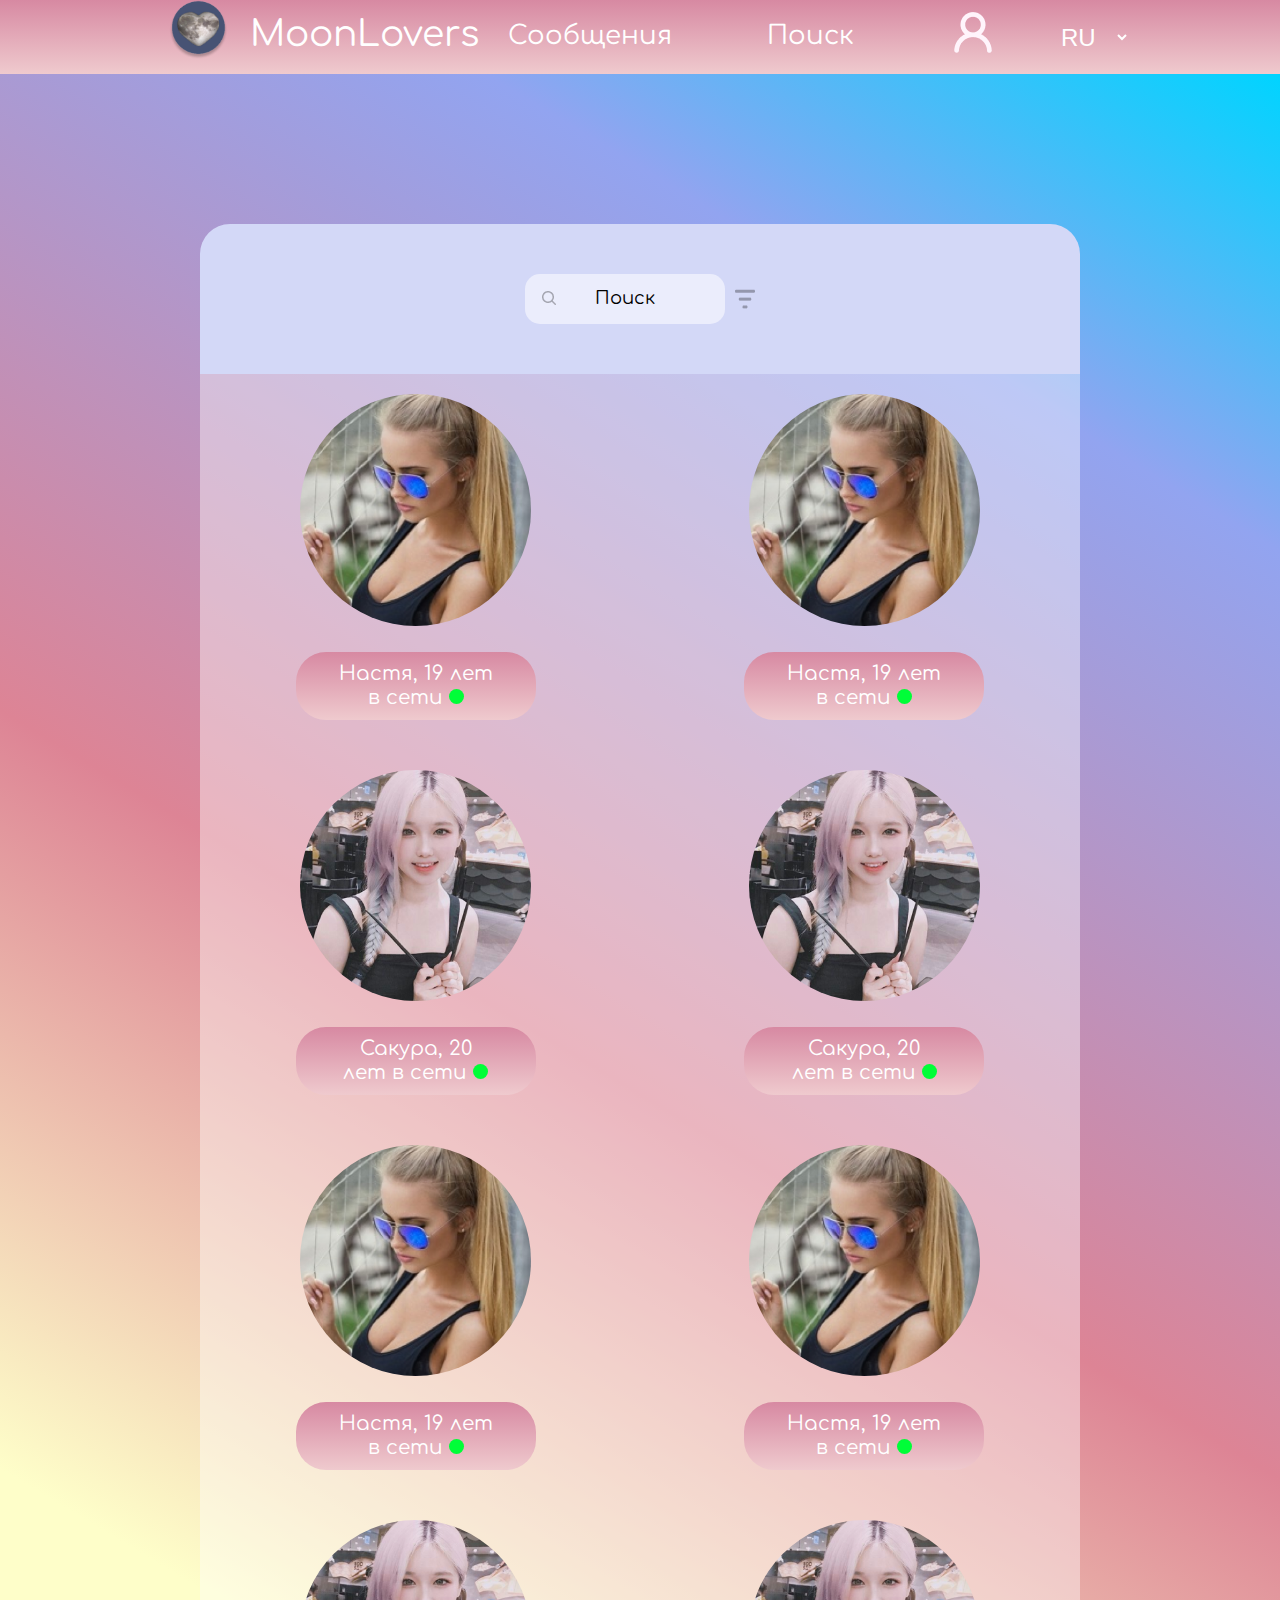
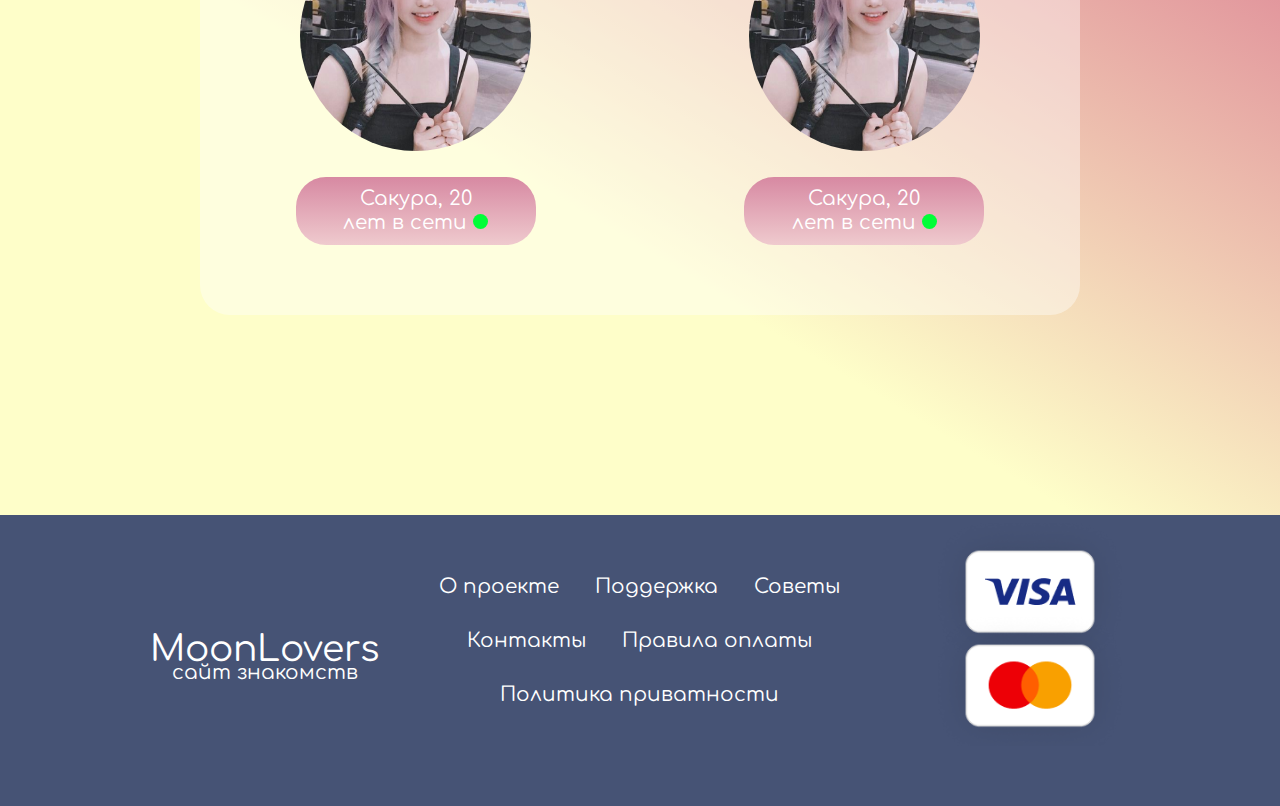
<file: search.html>
<!DOCTYPE html>
<html lang="en">
<head>
    <meta charset="UTF-8">
    <meta http-equiv="X-UA-Compatible" content="IE=edge">
    <meta name="viewport" content="width=device-width, initial-scale=1.0">
    <title>Search</title>
    <link rel="stylesheet" href="style/search.css">
    <link rel="preconnect" href="https://fonts.gstatic.com">
    <link href="https://fonts.googleapis.com/css2?family=Comfortaa&display=swap" rel="stylesheet">
</head>
<body>
    <header>
        <div class="header-logo">
            <a href="index.html"><img src="img/logo.png" alt="logo"></a>
            <a href="index.html"><span>MoonLovers</span></a>
        </div>
        <ul class="nav_list">
            <li><a href="messages.html">Сообщения</a></li>
            <li><a href="search.html">Поиск</a></li>
            <li><a href="profile.html"><img src="img/person.png" alt="person"></a></li>
        </ul>
        <select name="Language" id="lang">
            <option selected value="rus">RU</option>
            <option value="eng">ENG</option>
        </select>
        <div id="burger" class="burger-btn">
            <span></span>
        </div>
    </header>

    <main>
        <div class="main-block">
            <div class="main_header">
                <div class="input_container">
                    <input type="text" placeholder="Поиск">
                    <img id="search" src="img/search.png" alt="">
                </div>
                <img src="img/filter.png" alt="">
            </div>
            <div class="main-info">
                <div class="item">
                    <a href="chat.html"><img src="img/girl1.png" alt=""></a>
                    <p>Настя, 19 лет в сети <span class="circle"></span></p>
                </div>
                <div class="item">
                    <a href="chat.html"><img src="img/girl1.png" alt=""></a>
                    <p>Настя, 19 лет в сети <span class="circle"></span></p>
                </div>
                <div class="item">
                    <a href="chat.html"><img src="img/girl2.png" alt=""></a>
                    <p>Сакура, 20 лет в сети <span class="circle"></span></p>
                </div>
                <div class="item">
                    <a href="chat.html"><img src="img/girl2.png" alt=""></a>
                    <p>Сакура, 20 лет в сети <span class="circle"></span></p>
                </div>
                <div class="item">
                    <a href="chat.html"><img src="img/girl1.png" alt=""></a>
                    <p>Настя, 19 лет в сети <span class="circle"></span></p>
                </div>
                <div class="item">
                    <a href="chat.html"><img src="img/girl1.png" alt=""></a>
                    <p>Настя, 19 лет в сети <span class="circle"></span></p>
                </div>
                <div class="item">
                    <a href="chat.html"><img src="img/girl2.png" alt=""></a>
                    <p>Сакура, 20 лет в сети <span class="circle"></span></p>
                </div>
                <div class="item">
                    <a href="chat.html"><img src="img/girl2.png" alt=""></a>
                    <p>Сакура, 20 лет в сети <span class="circle"></span></p>
                </div>
            </div>
        </div>
    </main>

    <footer>
        <div class="logo-text">
            <p>MoonLovers</p>
            <p>сайт знакомств</p>
        </div>
        <ul class="footer_list">
            <li><a href="#">О проекте</a></li>
            <li><a href="#">Поддержка</a></li>
            <li><a href="policy.html">Советы</a></li>
            <li class="contact"><a href="#">Контакты</a></li>
            <li><a href="#">Правила оплаты</a></li>
            <li><a href="policy.html">Политика приватности</a></li>
        </ul>
        <div class="contacts contact">
            Контакты
        </div>
        <div class="card">
            <img src="img/Visa.png" alt="">
            <img src="img/Mastercard.png" alt="">
        </div>
    </footer>

    <div id="myModal4" class="modal">
        <div class="modal-content">
          <div class="modal-header">
            <h2>Контакты</h2>
          </div>
          <div class="modal-body">
            <input type="text" placeholder="nashsayt@4toto.com"> <br>
            <input type="text" placeholder="+38-011-222-3344"> <br>
          </div>
        </div>
      </div>

    <div id="myModal5" class="modal menu">
        <div class="modal-content">
          <div class="modal-body">
            <a href="messages.html"><p>Сообщения</p></a>
            <hr>
            <a href="search.html"><p>Поиск</p></a>
            <hr>
            <a href="profile.html"><p>Профиль</p></a>
            <a href="policy.html"><p>Советы</p></a>
            <p class="contact">Контакты</p>
          </div>
        </div>
      </div>

    <script src="scripts/script2.js"></script>
</body>
</html>
</file>
<file: style/style.css>
*,
*:before,
*:after {
	padding: 0;
	margin: 0;
	border: 0;
	box-sizing: border-box;
}

html,
body {
	height: 100%;
	font-family: 'Comfortaa', cursive;
	font-size: 20px;
	line-height: 24px;
    max-width: 100%;
    color: #fff;
}

header {
    background: rgb(239,202,206);
    background: linear-gradient(0deg, rgba(239,202,206,1) 0%, rgba(215,137,162,1) 100%);
    padding: 20px 150px;
}

.header-logo {
    display: flex;
    justify-content: center;
}

nav {
    display: flex;
    justify-content: space-between;
    align-items: center;
}

.nav_list {
    width: 45%;
    display: flex;
    justify-content: space-between;
}

.logo-text {
    display: flex;
    flex-direction: column;
    justify-content: center;
    align-items: center;
}

.logo-text p:first-child {
    font-size: 36px;
}

li {
    list-style: none;
}

li>a {
    text-decoration: none;
    color: #fff;
    font-size: 26px;
}

.logIn {
    padding: 10px 40px;
    border-radius: 30px;
    background-color: #465375;
}

#lang {
    background-color: transparent;
    padding: 12px 0 12px 30px;
    color: #fff;
    font-size: 24px;
    outline: none;
}

main {
    background: rgb(254,254,201);
    background: linear-gradient(31deg, rgba(254,254,201,1) 23%, rgba(221,132,149,1) 50%, rgba(146,164,240,1) 83%, rgba(0,212,255,1) 100%);
    padding: 150px 100px 100px;
}

h1 {
    text-align: center;
    font-size: 40px;
    margin-bottom: 70px;

}

.SignUp {
    font-size: 38px;
    background-color: #162755;
    border-radius: 50px;
    padding: 30px 0px;
    color: #fff;
    text-decoration: none;
    display: block;
    width: 350px;
    text-align: center;
    margin: 0 auto;
}

.SignUp:hover {
    cursor: pointer;
}

.block1 {
    margin-top: 100px;
    display: flex;
    justify-content: space-between;
    align-items: center;
    margin-bottom: 150px;
}

.text {
    background: rgb(239,202,206);
    background: linear-gradient(0deg, rgba(239,202,206,1) 0%, rgba(215,137,162,1) 100%);
    height: 250px;
    width: 500px;
    border-radius: 50px;
    padding: 30px;
}

.text li {
    font-size: 20px;
    margin-bottom: 20px;
}

.people-block {
    display: flex;
    flex-wrap: wrap;
    justify-content: space-between;
    padding: 0 150px;
}

.item {
    width: 34%;
    display: flex;
    flex-direction: column;
    align-items: center;
    justify-content: center;
    margin-bottom: 50px;
}

.item img {
    width: 100%;
    border-radius: 50%;
    margin-bottom: 20px;
}

.item p {
    font-size: 20px;
    padding: 10px 40px;
    border-radius: 30px;
    background-color: #465375;
    display: inline-block;
    text-align: center;
    width: 240px;
}

.circle {
    display: inline-block;
    background-color: #00fe38;
    height: 15px;
    width: 15px;
    border-radius: 50%;
}

.item:nth-child(2) p {
    background: rgb(239,202,206);
    background: linear-gradient(0deg, rgba(239,202,206,1) 0%, rgba(215,137,162,1) 100%);
}

.item:nth-child(3) p {
    background: rgb(239,202,206);
    background: linear-gradient(0deg, rgba(239,202,206,1) 0%, rgba(215,137,162,1) 100%);
}

.search {
    color: black;
    margin-top: 150px;
    font-size: 40px;
}

footer {
    background-color: #465375;
    padding: 60px 150px;
    display: flex;
    justify-content: space-between;
    align-items: center;
}

.card {
    display: flex;
    flex-direction: column;
}

.card img {
    width: 200px;
    margin-top: -60px;
}

.footer_list {
    width: 50%;
    align-self: flex-start;
    text-align: center;
}

.footer_list a {
    font-size: 20px;
}

.footer_list li {
    display: inline-block;
    margin-right: 30px;
    margin-bottom: 30px;
}

option {
    background-color: pink;
}


.modal-header {
    background-color: white;
    padding: 30px;
    border-radius: 30px 30px 0 0;
}

.modal-body {
    background: rgba(255, 255, 255, 0.8);
    padding: 100px;
}

.modal-body input {
    height: 50px;
    width: 100%;
    border-radius: 15px;
    background-color: #fff;
    margin-right: 10px;
    outline: none; 
    margin-bottom: 20px;
}

::-webkit-input-placeholder {
    font-family: 'Comfortaa', cursive;
    font-size: 18px;
    color: black;
    text-align: center;
}


.male {
    display: inline-block;
    height: 50px;
    padding: 10px 20px;
    border-radius: 15px;
    background-color: #fff;
    outline: none; 
    color: black;
    width: 48%;
}

.modal-btn1 {
    background-color: rgba(23, 39, 85, 1);
    display: inline-block;
    height: 50px;
    padding: 17px 20px;
    border-radius: 15px;
    margin-right: 20px;
    outline: none; 
    color: white;
    margin-top: 20px;
    margin-bottom: 20px;

}


.modal-btn1:hover {
    cursor: pointer;
}

.box {
    margin-top: 20px;
    display: flex;
}

input[type="checkbox"] {
    width: 20px;
    height: 20px;
}

.modal {
    color: black;
    display: none; 
    position: fixed; 
    z-index: 1; 
    padding-top: 100px; 
    left: 0;
    top: 0;
    width: 100%; 
    height: 100%; 
    overflow: auto; 
    background-color: rgba(0,0,0,0.4); 
}


.modal-content {
    position: relative;
    margin: auto;
    padding: 0;
    width: 50%;
    box-shadow: 0 4px 8px 0 rgba(0,0,0,0.2),0 6px 20px 0 rgba(0,0,0,0.19);
    -webkit-animation-name: animatetop;
    -webkit-animation-duration: 0.4s;
    animation-name: animatetop;
    animation-duration: 0.4s;
    text-align: center;
    
}

.menu {
    border-radius: 0;
    
}

.menu .modal-content {
    width: 55%;
    background-color: white;
    padding: 5px;
}

.menu .modal-body {
    padding: 15px 5px;
    text-align: left;
}

.menu p {
    margin-bottom: 10px;
}

.menu a {
    text-decoration: none;
    color: black;
}

.menu p::after {
    content: '';
    display: block;
    width: 100%;
    background-color: #F1E0E0;
    height: 1px;
}

@-webkit-keyframes animatetop {
    from {top:-300px; opacity:0} 
    to {top:0; opacity:1}
}

@keyframes animatetop {
    from {top:-300px; opacity:0}
    to {top:0; opacity:1}
}



.contacts {
    display: none;
}

.burger-btn {
    width: 25px;
    height: 20px;
    background-color: transparent;
    position: relative;
    display: none;
}

.burger-btn span:after, .burger-btn span:before {
    content: '';
}

.burger-btn span, .burger-btn span:after, .burger-btn span:before {
    display: block;
    height: 2px;
    width: 100%;
    background-color: #fff;
    position: absolute;
    left: 0;
    top: 50%;
    margin-top: -1px;
    transition: 0.3s;
}

.burger-btn span:before {
    transform: translateY(-9px);
}

.burger-btn span:after {
    transform: translateY(9px);
}

/* 0 - 576px */
@media screen and (max-width: 576px) {
    body {
        font-size: 14px;
        line-height: 16px;
    }

    header {
        padding: 10px;
    }

    .logo-text p:first-child {
        font-size: 16px;
    }

    .nav_list, #lang {
        display: none;
    }

    .header-logo img {
        width: 100px;
    }

    main {
        padding: 50px 10px;
    }

    h1 {
        font-size: 14px;
        margin-bottom: 30px;
    }

    .SignUp {
        font-size: 14px;
        padding: 20px 0;
        width: 250px;
    }

    .block1 {
        margin-top: 50px;
        margin-bottom: 50px;
    }

    .block1 img {
        width: 128px;
        margin-right: 15px;
    }

    .text {
        padding: 10px;
        height: auto;
        border-radius: 20px;
    }

    .text li {
        font-size: 6px;
        margin-bottom: 0;
    }

    .people-block {
        padding: 0 70px;
    }

    .item {
        width: 100%;
    }

    .item p {
        font-size: 16px;
    }

    .search {
        margin-top: 50px;
        font-size: 16px;
    }

    footer {
        padding: 10px;
    }

    .footer_list {
        display: none;
    }

    .card img {
        width: 70px;
        margin-top: -20px;
    }

    .contacts {
        display: block;
    }

    .burger-btn {
        display: block;
    }

    .modal-content {
        width: 100%;
    }

    .modal-body {
        padding: 30px;
    }
}
</file>
<file: style/chat.css>
*,
*:before,
*:after {
	padding: 0;
	margin: 0;
	border: 0;
	box-sizing: border-box;
}

html,
body {
	height: 100%;
	font-family: 'Comfortaa', cursive;
	font-size: 20px;
	line-height: 24px;
    max-width: 100%;
    color: #fff;
}

header {
    background: rgb(239,202,206);
    background: linear-gradient(0deg, rgba(239,202,206,1) 0%, rgba(215,137,162,1) 100%);
    padding: 0px 150px;
    display: flex;
    justify-content: space-between;
    align-items: center;
}

.header-logo {
    display: flex;
    align-items: center;
}

.header-logo img {
    width: 100px;
}

.header-logo span {
    font-size: 36px;
}

ul {
    display: flex;
    justify-content: space-between;
    align-items: center;
    width: 50%;
}

li {
    list-style: none;
}

li>a {
    text-decoration: none;
    color: #fff;
    font-size: 26px;
}

#lang {
    background-color: transparent;
    padding: 12px 0 12px 30px;
    color: #fff;
    font-size: 24px;
    outline: none;
}

main {
    background: rgb(254,254,201);
    background: linear-gradient(31deg, rgba(254,254,201,1) 23%, rgba(221,132,149,1) 50%, rgba(146,164,240,1) 83%, rgba(0,212,255,1) 100%);
    padding: 150px 100px 100px;
}

.main-block {
    padding: 0 100px 100px;
    border-radius: 50px;
}

.main_header {
    background-color: rgba(255,255,255, 0.4);
    display: flex;
    justify-content: center;
    align-items: center;
    border-radius: 30px 30px 0 0;
    padding: 50px;
}

.item {
    width: 34%;
    display: flex;
    flex-direction: column;
    align-items: center;
    justify-content: center;
    margin-bottom: 50px;
}

.item img {
    width: 100%;
    border-radius: 50%;
    margin-bottom: 20px;
}

.item p {
    font-size: 20px;
    padding: 10px 40px;
    border-radius: 30px;
    background: rgb(239,202,206);
    background: linear-gradient(0deg, rgba(239,202,206,1) 0%, rgba(215,137,162,1) 100%);
    display: inline-block;
    text-align: center;
    width: 240px;
}

.circle {
    display: inline-block;
    background-color: #00fe38;
    height: 15px;
    width: 15px;
    border-radius: 50%;
}

.main-info {
    background-color: #465375;
    padding: 0 100px;
    border-radius: 0 0 30px 30px;
}

.chat_container {
    padding-top: 50px;
    background-color: #feeeee;
    display: flex;
    flex-direction: column;
    align-items: flex-start;
}

.message p {
    color: #000;
    background-color: #fff;
    padding: 10px 20px;
    border-radius: 50px;
    width: 400px;
    display: inline-block;
    margin-bottom: 50px;
}

.time {
    color: black;
}

.message:nth-child(2n) {
    align-self: flex-end;
}

.area_container {
    position: relative;
    width: 100%;
}

textarea {
    min-width: 100%;
    max-width: 100%;
    height: 200px;
    resize: none;
    padding: 60px 100px;
    outline: none;
}

#smile {
    position: absolute;
    left: 4%;
    top: 39%;
}

#send {
    position: absolute;
    left: 87%;
    top: 39%;
}

footer {
    background-color: #465375;
    padding: 60px 150px;
    display: flex;
    justify-content: space-between;
    align-items: center;
}

.card {
    display: flex;
    flex-direction: column;
}

.card img {
    width: 200px;
    margin-top: -60px;
}

.footer_list {
    width: 50%;
    align-self: flex-start;
    text-align: center;
    display: block;
}

.footer_list a {
    font-size: 20px;
}

.footer_list li {
    display: inline-block;
    margin-right: 30px;
    margin-bottom: 30px;
}

.logo-text {
    display: flex;
    flex-direction: column;
    justify-content: center;
    align-items: center;
}

.logo-text p:first-child {
    font-size: 36px;
}

.burger-btn {
    width: 25px;
    height: 20px;
    background-color: transparent;
    position: relative;
    display: none;
}

.burger-btn span:after, .burger-btn span:before {
    content: '';
}

.burger-btn span, .burger-btn span:after, .burger-btn span:before {
    display: block;
    height: 2px;
    width: 100%;
    background-color: #fff;
    position: absolute;
    left: 0;
    top: 50%;
    margin-top: -1px;
    transition: 0.3s;
}

.burger-btn span:before {
    transform: translateY(-9px);
}

.burger-btn span:after {
    transform: translateY(9px);
}

.contacts {
    display: none;
}

.modal-header {
    background-color: white;
    padding: 30px;
    border-radius: 30px 30px 0 0;
}

.modal-body {
    background: rgba(255, 255, 255, 0.8);
    padding: 100px;
}

.modal-body input {
    height: 50px;
    width: 100%;
    border-radius: 15px;
    background-color: #fff;
    margin-right: 10px;
    outline: none; 
    margin-bottom: 20px;
}

::-webkit-input-placeholder {
    font-family: 'Comfortaa', cursive;
    font-size: 18px;
    color: black;
    text-align: center;
}

.modal {
    color: black;
    display: none; 
    position: fixed; 
    z-index: 1; 
    padding-top: 100px; 
    left: 0;
    top: 0;
    width: 100%; 
    height: 100%; 
    overflow: auto; 
    background-color: rgba(0,0,0,0.4); 
}


.modal-content {
    position: relative;
    margin: auto;
    padding: 0;
    width: 50%;
    box-shadow: 0 4px 8px 0 rgba(0,0,0,0.2),0 6px 20px 0 rgba(0,0,0,0.19);
    -webkit-animation-name: animatetop;
    -webkit-animation-duration: 0.4s;
    animation-name: animatetop;
    animation-duration: 0.4s;
    text-align: center;
    
}

.menu {
    border-radius: 0;
    
}

.menu .modal-content {
    width: 55%;
    background-color: white;
    padding: 5px;
}

.menu .modal-body {
    padding: 15px 5px;
    text-align: left;
}

.menu p {
    margin-bottom: 10px;
}

.menu a {
    text-decoration: none;
    color: black;
}

.menu p::after {
    content: '';
    display: block;
    width: 100%;
    background-color: #F1E0E0;
    height: 1px;
}

@-webkit-keyframes animatetop {
    from {top:-300px; opacity:0} 
    to {top:0; opacity:1}
}

@keyframes animatetop {
    from {top:-300px; opacity:0}
    to {top:0; opacity:1}
}

@media screen and (max-width: 576px) {
    body {
        font-size: 14px;
        line-height: 16px;
    }

    header {
        padding: 10px;
    }

    .header-logo span{
        font-size: 26px;
    }

    .nav_list, #lang {
        display: none;
    }    

    .burger-btn {
        display: block;
    }

    main {
        padding: 15px;
    }

    .main-block, .main_header {
        padding: 10px;
    }

    .item{
        width: 75%;
    }

    .item p {
        font-size: 12px;
    }

    .circle {
        width: 8px;
        height: 8px;
    }

    .main-info {
        padding: 0px 10px;
        border-radius: 0px;
    }

    .message p {
        width: 150px;
        font-size: 8px;
        border-radius: 30px;
    }

    textarea {
        padding: 30px;
        height: 100px;
    }

    #smile, #send {
        width: 20px;
    }

    footer {
        padding: 10px;
    }

    .footer_list {
        display: none;
    }

    .card img {
        width: 70px;
        margin-top: -20px;
    }

    .contacts {
        display: block;
    }

    .burger-btn {
        display: block;
    }

    .modal-content {
        width: 100%;
    }

    .modal-body {
        padding: 30px;
    }

    .logo-text p:first-child {
        font-size: 16px;
    }
}

a {
    text-decoration: none;
}

a span {
    color: white;
}
</file>
<file: style/messages.css>
*,
*:before,
*:after {
	padding: 0;
	margin: 0;
	border: 0;
	box-sizing: border-box;
}

html,
body {
	height: 100%;
	font-family: 'Comfortaa', cursive;
	font-size: 20px;
	line-height: 24px;
    max-width: 100%;
    color: #fff;
}

header {
    background: rgb(239,202,206);
    background: linear-gradient(0deg, rgba(239,202,206,1) 0%, rgba(215,137,162,1) 100%);
    padding: 0px 150px;
    display: flex;
    justify-content: space-between;
    align-items: center;
}

.header-logo {
    display: flex;
    align-items: center;
}

.header-logo img {
    width: 100px;
}

.header-logo span {
    font-size: 36px;
}

ul {
    display: flex;
    justify-content: space-between;
    align-items: center;
    width: 50%;
}

li {
    list-style: none;
}

li>a {
    text-decoration: none;
    color: #fff;
    font-size: 26px;
}

#lang {
    background-color: transparent;
    padding: 12px 0 12px 30px;
    color: #fff;
    font-size: 24px;
    outline: none;
}

main {
    background: rgb(254,254,201);
    background: linear-gradient(31deg, rgba(254,254,201,1) 23%, rgba(221,132,149,1) 50%, rgba(146,164,240,1) 83%, rgba(0,212,255,1) 100%);
    padding: 150px 200px 100px;
}

.main_block {
    background-color: #465375;
    padding: 0 100px;
    border-radius: 30px;
}

.main_content {
    background: rgb(254,254,201);
    background: linear-gradient(31deg, rgba(254,254,201,1) 23%, rgba(221,132,149,1) 50%, rgba(146,164,240,1) 83%, rgba(0,212,255,1) 100%);
    display: flex;
    flex-direction: column;
    padding: 50px;
}

.item {
    display: flex;
    align-items: center;
    justify-content: space-between;
    margin-bottom: 50px;
}

.item img {
    width: 75%;
    border-radius: 50%;
}

.item p {
    color: #000;
    background-color: #fff;
    padding: 10px 20px;
    border-radius: 50px;
    width: 500px;
    height: 80px;
}

.time {
    color: black;
}

footer {
    background-color: #465375;
    padding: 60px 150px;
    display: flex;
    justify-content: space-between;
    align-items: center;
}

.card {
    display: flex;
    flex-direction: column;
}

.card img {
    width: 200px;
    margin-top: -60px;
}

.footer_list {
    width: 50%;
    align-self: flex-start;
    text-align: center;
    display: block;
}

.footer_list a {
    font-size: 20px;
}

.footer_list li {
    display: inline-block;
    margin-right: 30px;
    margin-bottom: 30px;
}

.logo-text {
    display: flex;
    flex-direction: column;
    justify-content: center;
    align-items: center;
}

.logo-text p:first-child {
    font-size: 36px;
}

.burger-btn {
    width: 25px;
    height: 20px;
    background-color: transparent;
    position: relative;
    display: none;
}

.burger-btn span:after, .burger-btn span:before {
    content: '';
}

.burger-btn span, .burger-btn span:after, .burger-btn span:before {
    display: block;
    height: 2px;
    width: 100%;
    background-color: #fff;
    position: absolute;
    left: 0;
    top: 50%;
    margin-top: -1px;
    transition: 0.3s;
}

.burger-btn span:before {
    transform: translateY(-9px);
}

.burger-btn span:after {
    transform: translateY(9px);
}

.contacts {
    display: none;
}

.modal-btn1 {
    background-color: rgba(23, 39, 85, 1);
    display: inline-block;
    height: 50px;
    padding: 10px 20px;
    border-radius: 15px;
    margin-right: 20px;
    outline: none; 
    color: white;
    margin-top: 20px;
    margin-bottom: 20px;
}

.modal-btn1:hover {
    cursor: pointer;
}

.box {
    margin-top: 20px;
    display: flex;
}

input[type="checkbox"] {
    width: 20px;
    height: 20px;
}


.modal-header {
    background-color: white;
    padding: 30px;
    border-radius: 30px 30px 0 0;
}

.modal-body {
    background: rgba(255, 255, 255, 0.8);
    padding: 100px;
}

.modal-body input {
    height: 50px;
    width: 100%;
    border-radius: 15px;
    background-color: #fff;
    margin-right: 10px;
    outline: none; 
    margin-bottom: 20px;
}

::-webkit-input-placeholder {
    font-family: 'Comfortaa', cursive;
    font-size: 18px;
    color: black;
    text-align: center;
}

.modal {
    color: black;
    display: none; 
    position: fixed; 
    z-index: 1; 
    padding-top: 100px; 
    left: 0;
    top: 0;
    width: 100%; 
    height: 100%; 
    overflow: auto; 
    background-color: rgba(0,0,0,0.4); 
}


.modal-content {
    position: relative;
    margin: auto;
    padding: 0;
    width: 50%;
    box-shadow: 0 4px 8px 0 rgba(0,0,0,0.2),0 6px 20px 0 rgba(0,0,0,0.19);
    -webkit-animation-name: animatetop;
    -webkit-animation-duration: 0.4s;
    animation-name: animatetop;
    animation-duration: 0.4s;
    text-align: center;
    
}

.menu {
    border-radius: 0;
    
}

.menu .modal-content {
    width: 55%;
    background-color: white;
    padding: 5px;
}

.menu .modal-body {
    padding: 15px 5px;
    text-align: left;
}

.menu p {
    margin-bottom: 10px;
}

.menu a {
    text-decoration: none;
    color: black;
}

.menu p::after {
    content: '';
    display: block;
    width: 100%;
    background-color: #F1E0E0;
    height: 1px;
}

@-webkit-keyframes animatetop {
    from {top:-300px; opacity:0} 
    to {top:0; opacity:1}
}

@keyframes animatetop {
    from {top:-300px; opacity:0}
    to {top:0; opacity:1}
}

@media screen and (max-width: 576px) {
    body {
        font-size: 14px;
        line-height: 16px;
    }

    header {
        padding: 10px;
    }

    .header-logo span{
        font-size: 26px;
    }

    .nav_list, #lang {
        display: none;
    }    

    .burger-btn {
        display: block;
    }

    main {
        padding: 15px;
    }

    .main_block {
        padding: 0 10px;
        border-radius: 10px;
    }

    .main_content {
        padding: 10px;
    }

    .item p {
        font-size: 12px;
    }

    footer {
        padding: 10px;
    }

    .footer_list {
        display: none;
    }

    .card img {
        width: 70px;
        margin-top: -20px;
    }

    .contacts {
        display: block;
    }

    .burger-btn {
        display: block;
    }

    .modal-content {
        width: 100%;
    }

    .modal-body {
        padding: 30px;
        background: rgba(255, 255, 255, 0.8);
    }

    .logo-text p:first-child {
        font-size: 16px;
    }
}

a {
    text-decoration: none;
}

a span {
    color: white;
}
</file>
<file: style/policy.css>
*,
*:before,
*:after {
	padding: 0;
	margin: 0;
	border: 0;
	box-sizing: border-box;
}

html,
body {
	height: 100%;
	font-family: 'Comfortaa', cursive;
	font-size: 20px;
	line-height: 24px;
    max-width: 100%;
    color: #fff;
}

header {
    background: rgb(239,202,206);
    background: linear-gradient(0deg, rgba(239,202,206,1) 0%, rgba(215,137,162,1) 100%);
    padding: 0px 150px;
}

.header-logo {
    display: flex;
    align-items: center;
}

.header-logo img {
    width: 100px;
}

.header-logo span {
    font-size: 36px;
}

main {
    background: rgb(239,202,206);
    background: linear-gradient(48deg, rgba(239,202,206,1) 0%, rgba(200,96,107,1) 31%, rgba(106,63,213,1) 76%, rgba(61,56,221,1) 100%);
    padding: 75px 150px;
}

.main_info {
    padding: 50px;
    color: #000;
    background-color: #fff;
}

h1 {
    text-align: center;
    margin-bottom: 50px;
}

li>a {
    text-decoration: none;
    color: #fff;
    font-size: 26px;
}

footer {
    background-color: #465375;
    padding: 60px 150px;
    display: flex;
    justify-content: space-between;
    align-items: center;
}

.card {
    display: flex;
    flex-direction: column;
}

.card img {
    width: 200px;
    margin-top: -60px;
}

.footer_list {
    width: 50%;
    align-self: flex-start;
    text-align: center;
}

.footer_list a {
    font-size: 20px;
}

.footer_list li {
    display: inline-block;
    margin-right: 30px;
    margin-bottom: 30px;
}

.logo-text {
    display: flex;
    flex-direction: column;
    justify-content: center;
    align-items: center;
}

.logo-text p:first-child {
    font-size: 36px;
}

.contacts {
    display: none;
}


.modal-header {
    background-color: white;
    padding: 30px;
    border-radius: 30px 30px 0 0;
}

.modal-body {
    background: rgba(255, 255, 255, 0.8);
    padding: 100px;
}

.modal-body input {
    height: 50px;
    width: 100%;
    border-radius: 15px;
    background-color: #fff;
    margin-right: 10px;
    outline: none; 
    margin-bottom: 20px;
}

::-webkit-input-placeholder {
    font-family: 'Comfortaa', cursive;
    font-size: 18px;
    color: black;
    text-align: center;
}

.modal {
    color: black;
    display: none; 
    position: fixed; 
    z-index: 1; 
    padding-top: 100px; 
    left: 0;
    top: 0;
    width: 100%; 
    height: 100%; 
    overflow: auto; 
    background-color: rgba(0,0,0,0.4); 
}


.modal-content {
    position: relative;
    margin: auto;
    padding: 0;
    width: 50%;
    box-shadow: 0 4px 8px 0 rgba(0,0,0,0.2),0 6px 20px 0 rgba(0,0,0,0.19);
    -webkit-animation-name: animatetop;
    -webkit-animation-duration: 0.4s;
    animation-name: animatetop;
    animation-duration: 0.4s;
    text-align: center;
    
}

.menu {
    border-radius: 0;
    
}

.menu .modal-content {
    width: 55%;
    background-color: white;
    padding: 5px;
}

.menu .modal-body {
    padding: 15px 5px;
    text-align: left;
}

.menu p {
    margin-bottom: 10px;
}

.menu a {
    text-decoration: none;
    color: black;
}

.menu p::after {
    content: '';
    display: block;
    width: 100%;
    background-color: #F1E0E0;
    height: 1px;
}

@-webkit-keyframes animatetop {
    from {top:-300px; opacity:0} 
    to {top:0; opacity:1}
}

@keyframes animatetop {
    from {top:-300px; opacity:0}
    to {top:0; opacity:1}
}


/* 0 - 576px */
@media screen and (max-width: 576px) {
    body {
        font-size: 14px;
        line-height: 16px;
    }

    header {
        padding: 10px;
    }

    .header-logo span {
        font-size: 26px;
    }

    .header-logo img {
        width: 100px;
    }

    main {
        padding: 30px 0;
    }

    .main_info {
        padding: 20px;
    }

    h1 {
        font-size: 16px;
    }

    footer {
        padding: 10px;
    }

    .footer_list {
        display: none;
    }

    .card img {
        width: 70px;
        margin-top: -20px;
    }

    .contacts {
        display: block;
    }

    .burger-btn {
        display: block;
    }

    .modal-content {
        width: 100%;
    }

    .modal-body {
        padding: 30px;
    }

    .logo-text p:first-child {
        font-size: 16px;
    }
}

a {
    text-decoration: none;
}

a span {
    color: white;
}
</file>
<file: style/profile.css>
*,
*:before,
*:after {
	padding: 0;
	margin: 0;
	border: 0;
	box-sizing: border-box;
}

html,
body {
	height: 100%;
	font-family: 'Comfortaa', cursive;
	font-size: 20px;
	line-height: 24px;
    max-width: 100%;
    color: #fff;
}

header {
    background: rgb(239,202,206);
    background: linear-gradient(0deg, rgba(239,202,206,1) 0%, rgba(215,137,162,1) 100%);
    padding: 0px 150px;
    display: flex;
    justify-content: space-between;
    align-items: center;
}

.header-logo {
    display: flex;
    align-items: center;
}

.header-logo img {
    width: 100px;
}

.header-logo span {
    font-size: 36px;
}

ul {
    display: flex;
    justify-content: space-between;
    align-items: center;
    width: 50%;
}

li {
    list-style: none;
}

li>a {
    text-decoration: none;
    color: #fff;
    font-size: 26px;
}

#lang {
    background-color: transparent;
    padding: 12px 0 12px 30px;
    color: #fff;
    font-size: 24px;
    outline: none;
}

main {
    background: rgb(254,254,201);
    background: linear-gradient(31deg, rgba(254,254,201,1) 23%, rgba(221,132,149,1) 50%, rgba(146,164,240,1) 83%, rgba(0,212,255,1) 100%);
    padding: 150px 200px 100px;
}

.main_block {
    background-color: #465375;
    padding: 0 100px;
    border-radius: 30px;
}

.main_content {
    background: rgb(254,254,201);
    background: linear-gradient(31deg, rgba(254,254,201,1) 23%, rgba(221,132,149,1) 50%, rgba(146,164,240,1) 83%, rgba(0,212,255,1) 100%);
    display: flex;
    flex-direction: column;
    padding: 50px;
}

.main_header {
    display: flex;
}

.left {
    width: 95%;
    margin-right: 50px;
}

.left img {
    width: 100%;
    border-radius: 50%;
}

.right {
    font-family: 'Open Sans', sans-serif;
    color: black;
}

.gallery {
    display: flex;
    margin-top: 30px;
    background-color: #d9bfef;
    padding: 30px;
    border-radius: 80px;
}

.gallery img {
    width: 31%;
    border-radius: 50%;
}

.edit_block {
    position: relative;
    background-color: #e9c7e8;
    border-radius: 20px;
    padding: 5px 20px;
    margin-top: 20px;
    text-align: center;
    display: flex;
    align-items: center;
    justify-content: center;
}

.edit_block p {
    display: inline-block;
    color: rgba(23, 39, 85, 0.72);
    margin-left: 15px;
}

#edit {
    
}

.info {
    margin-top: 50px;
    background-color: rgba(255,255,255,0.4);
    border-radius: 30px;
    color: #000;
    text-align: center;
    padding: 50px;
}

h1 {
    color: rgba(23, 39, 85, 0.72);
    font-weight: normal;
    display: inline-block;
}

.info_title {
	overflow: hidden;
    padding: 5px;
}
.info_title:before,
.info_title:after {
	content: '';
	display: inline-block;
	vertical-align: middle;
	box-sizing: border-box;
	width: 100%;
	height: 3px;
	background: rgba(23, 39, 85, 0.72);
	border-width: 0 10px;
}
.info_title:before {
	margin-left: -100%;
}
.info_title:after {
	margin-right: -100%;
}

.info p {
    text-align: left;
    color: rgba(23, 39, 85, 0.72);
    font-family: sans-serif;
}

footer {
    background-color: #465375;
    padding: 60px 150px;
    display: flex;
    justify-content: space-between;
    align-items: center;
}

.card {
    display: flex;
    flex-direction: column;
}

.card img {
    width: 200px;
    margin-top: -60px;
}

.footer_list {
    width: 50%;
    align-self: flex-start;
    text-align: center;
    display: block;
}

.footer_list a {
    font-size: 20px;
}

.footer_list li {
    display: inline-block;
    margin-right: 30px;
    margin-bottom: 30px;
}

.logo-text {
    display: flex;
    flex-direction: column;
    justify-content: center;
    align-items: center;
}

.logo-text p:first-child {
    font-size: 36px;
}

.burger-btn {
    width: 25px;
    height: 20px;
    background-color: transparent;
    position: relative;
    display: none;
}

.burger-btn span:after, .burger-btn span:before {
    content: '';
}

.burger-btn span, .burger-btn span:after, .burger-btn span:before {
    display: block;
    height: 2px;
    width: 100%;
    background-color: #fff;
    position: absolute;
    left: 0;
    top: 50%;
    margin-top: -1px;
    transition: 0.3s;
}

.burger-btn span:before {
    transform: translateY(-9px);
}

.burger-btn span:after {
    transform: translateY(9px);
}

.contacts {
    display: none;
}

.modal-header {
    background-color: white;
    padding: 30px;
    border-radius: 30px 30px 0 0;
}

.modal-body {
    background: rgba(255, 255, 255, 0.8);
    padding: 100px;
}

.modal-body input {
    height: 50px;
    width: 100%;
    border-radius: 15px;
    background-color: #fff;
    margin-right: 10px;
    outline: none; 
    margin-bottom: 20px;
}

::-webkit-input-placeholder {
    font-family: 'Comfortaa', cursive;
    font-size: 18px;
    color: black;
    text-align: center;
}

.modal {
    color: black;
    display: none; 
    position: fixed; 
    z-index: 1; 
    padding-top: 100px; 
    left: 0;
    top: 0;
    width: 100%; 
    height: 100%; 
    overflow: auto; 
    background-color: rgba(0,0,0,0.4); 
}


.modal-content {
    position: relative;
    margin: auto;
    padding: 0;
    width: 50%;
    box-shadow: 0 4px 8px 0 rgba(0,0,0,0.2),0 6px 20px 0 rgba(0,0,0,0.19);
    -webkit-animation-name: animatetop;
    -webkit-animation-duration: 0.4s;
    animation-name: animatetop;
    animation-duration: 0.4s;
    text-align: center;
    
}

.menu {
    border-radius: 0;
    
}

.menu .modal-content {
    width: 55%;
    background-color: white;
    padding: 5px;
}

.menu .modal-body {
    padding: 15px 5px;
    text-align: left;
}

.menu p {
    margin-bottom: 10px;
}

.menu a {
    text-decoration: none;
    color: black;
}

.menu p::after {
    content: '';
    display: block;
    width: 100%;
    background-color: #F1E0E0;
    height: 1px;
}

@-webkit-keyframes animatetop {
    from {top:-300px; opacity:0} 
    to {top:0; opacity:1}
}

@keyframes animatetop {
    from {top:-300px; opacity:0}
    to {top:0; opacity:1}
}

@media screen and (max-width: 576px) {
    body {
        font-size: 14px;
        line-height: 16px;
    }

    header {
        padding: 10px;
    }

    .header-logo span{
        font-size: 26px;
    }

    .nav_list, #lang {
        display: none;
    }    

    .burger-btn {
        display: block;
    }

    main {
        padding: 15px;
    }

    .main_block {
        padding: 0 10px;
        border-radius: 10px;
    }

    .main_content {
        padding: 10px;
    }

    .main_header {
        align-items: center;
    }
    .left {
        margin-right: 10px;
        width: 830px;
    }

    .right {
        font-size: 10px;
    }

    .gallery {
        padding: 5px;
        justify-content: space-between;
    }
    
    .edit_block p {
        font-size: 6px;
        padding: 5px;
        margin-left: 3px;
    }

    #edit {
        width: 10px;
        left: 19px;
        top: 28%;
    }

    .info {
        padding: 15px;
    }

    footer {
        padding: 10px;
    }

    .footer_list {
        display: none;
    }

    .card img {
        width: 70px;
        margin-top: -20px;
    }

    .contacts {
        display: block;
    }

    .burger-btn {
        display: block;
    }

    .modal-content {
        width: 100%;
    }

    .modal-body {
        padding: 30px;
    }

    .logo-text p:first-child {
        font-size: 16px;
    }
}

a {
    text-decoration: none;
}

a span {
    color: white;
}
</file>
<file: style/registration.css>
*,
*:before,
*:after {
	padding: 0;
	margin: 0;
	border: 0;
	box-sizing: border-box;
}

html,
body {
	height: 100%;
	font-family: 'Comfortaa', cursive;
	font-size: 20px;
	line-height: 24px;
    max-width: 100%;
    color: #fff;
}

header {
    background: rgb(239,202,206);
    background: linear-gradient(0deg, rgba(239,202,206,1) 0%, rgba(215,137,162,1) 100%);
    padding: 0px 150px;
}

.header-logo {
    display: flex;
    align-items: center;
}

.header-logo img {
    width: 100px;
}

.header-logo span {
    font-size: 36px;
}

main {
    background: rgb(239,202,206);
    background: linear-gradient(48deg, rgba(239,202,206,1) 0%, rgba(200,96,107,1) 31%, rgba(106,63,213,1) 76%, rgba(61,56,221,1) 100%);
    padding: 75px 150px;
    font-family: sans-serif;
}

.main_info {
    padding: 50px;
    color: #000;
    background-color: #fff;
}
h2, h3 {
    font-weight: normal;
    margin-bottom: 30px;
}

h2 {
    color: rgba(0, 116, 187, 1);
}

label {
    display: inline-block;
    width: 300px;
}

.item {
    padding: 20px 50px;
}

.item:nth-child(2n-1) {
    background-color: #F1F1F1;
}

select {
    background-color: #DDDDDD;
    width: 500px;
    padding: 10px;
    border: 1px solid #A9A9A9;
}

#date {
    width: 150px;
    margin-right: 50px;
}

input {
    border: 1px solid #A9A9A9;
    padding: 10px;
    background-color: #DDDDDD;
}

.check_block {
    display: inline-block;
}

#heigth_p {
    padding: 0;
    margin-left: 20px;
    margin-right: 10px;
}

.height_block {
    display: inline-flex;
    align-items: center;
}

.btn_block {
    margin-top: 50px;
    display: flex;
    justify-content: flex-end;
}

.btn_block a {
    text-decoration: none;
    color: #000;
    padding: 10px 50px;
    background-color: #DC784E;
    border-radius: 10px;
}


footer {
    background-color: #465375;
    padding: 60px 150px;
    display: flex;
    justify-content: space-between;
    align-items: center;
}

.card {
    display: flex;
    flex-direction: column;
}

.card img {
    width: 200px;
    margin-top: -60px;
}

.footer_list {
    width: 50%;
    align-self: flex-start;
    text-align: center;
    display: block;
}

.footer_list a {
    font-size: 20px;
}

.footer_list li {
    display: inline-block;
    margin-right: 30px;
    margin-bottom: 30px;
}

.logo-text {
    display: flex;
    flex-direction: column;
    justify-content: center;
    align-items: center;
}

.logo-text p:first-child {
    font-size: 36px;
}

li>a {
    text-decoration: none;
    color: #fff;
    font-size: 26px;
}

.contacts {
    display: none;
}

a {
    text-decoration: none;
    color: black;
}

.modal-btn1:hover {
    cursor: pointer;
}

.box {
    margin-top: 20px;
    display: flex;
}

input[type="checkbox"] {
    width: 20px;
    height: 20px;
}

.modal-header {
    background-color: white;
    padding: 30px;
    border-radius: 30px 30px 0 0;
}

.modal-body {
    background: rgba(255, 255, 255, 0.8);
    padding: 100px;
}

.modal-body input {
    height: 50px;
    width: 100%;
    border-radius: 15px;
    background-color: #fff;
    margin-right: 10px;
    outline: none; 
    margin-bottom: 20px;
}

::-webkit-input-placeholder {
    font-family: 'Comfortaa', cursive;
    font-size: 18px;
    color: black;
    text-align: center;
}

.modal {
    color: black;
    display: none; 
    position: fixed; 
    z-index: 1; 
    padding-top: 100px; 
    left: 0;
    top: 0;
    width: 100%; 
    height: 100%; 
    overflow: auto; 
    background-color: rgba(0,0,0,0.4); 
}


.modal-content {
    position: relative;
    margin: auto;
    padding: 0;
    width: 50%;
    box-shadow: 0 4px 8px 0 rgba(0,0,0,0.2),0 6px 20px 0 rgba(0,0,0,0.19);
    -webkit-animation-name: animatetop;
    -webkit-animation-duration: 0.4s;
    animation-name: animatetop;
    animation-duration: 0.4s;
    text-align: center;
    
}

.menu {
    border-radius: 0;
    
}

.menu .modal-content {
    width: 55%;
    background-color: white;
    padding: 5px;
}

.menu .modal-body {
    padding: 15px 5px;
    text-align: left;
}

.menu p {
    margin-bottom: 10px;
}

.menu a {
    text-decoration: none;
    color: black;
}

.menu p::after {
    content: '';
    display: block;
    width: 100%;
    background-color: #F1E0E0;
    height: 1px;
}

@-webkit-keyframes animatetop {
    from {top:-300px; opacity:0} 
    to {top:0; opacity:1}
}

@keyframes animatetop {
    from {top:-300px; opacity:0}
    to {top:0; opacity:1}
}



/* 0 - 576px */
@media screen and (max-width: 576px) {
    body {
        font-size: 14px;
        line-height: 16px;
    }

    header {
        padding: 10px;
    }

    .header-logo span {
        font-size: 26px;
    }

    .header-logo img {
        width: 100px;
    }

    main {
        padding: 30px 0;
    }

    .main_info {
        padding: 30px 10px;
    }

    label {
        width: 100px;
        font-size: 10px;
    }

    select {
        width: 100px;
    }

    .item {
        padding: 10px;
    }

    #date {
        width: 50px;
        margin-right: 5px;
    }

    footer {
        padding: 10px;
    }

    .footer_list {
        display: none;
    }

    .card img {
        width: 70px;
        margin-top: -20px;
    }

    .contacts {
        display: block;
    }

    .burger-btn {
        display: block;
    }

    .modal-content {
        width: 100%;
    }

    .modal-body {
        padding: 30px;
    }

    .logo-text p:first-child {
        font-size: 16px;
    }
}

a {
    text-decoration: none;
}

a span {
    color: white;
}
</file>
<file: style/search.css>
*,
*:before,
*:after {
	padding: 0;
	margin: 0;
	border: 0;
	box-sizing: border-box;
}

html,
body {
	height: 100%;
	font-family: 'Comfortaa', cursive;
	font-size: 20px;
	line-height: 24px;
    max-width: 100%;
    color: #fff;
}

header {
    background: rgb(239,202,206);
    background: linear-gradient(0deg, rgba(239,202,206,1) 0%, rgba(215,137,162,1) 100%);
    padding: 0px 150px;
    display: flex;
    justify-content: space-between;
    align-items: center;
}

.header-logo {
    display: flex;
    align-items: center;
}

.header-logo img {
    width: 100px;
}

.header-logo span {
    font-size: 36px;
}

ul {
    display: flex;
    justify-content: space-between;
    align-items: center;
    width: 50%;
}

li {
    list-style: none;
}

li>a {
    text-decoration: none;
    color: #fff;
    font-size: 26px;
}

#lang {
    background-color: transparent;
    padding: 12px 0 12px 30px;
    color: #fff;
    font-size: 24px;
    outline: none;
}

main {
    background: rgb(254,254,201);
    background: linear-gradient(31deg, rgba(254,254,201,1) 23%, rgba(221,132,149,1) 50%, rgba(146,164,240,1) 83%, rgba(0,212,255,1) 100%);
    padding: 150px 100px 100px;
}

.main-block {
    padding: 0 100px 100px;
    border-radius: 50px;
}

.main_header {
    background-color: #d3d8f7;
    height: 150px  ;
    display: flex;
    justify-content: center;
    align-items: center;
    border-radius: 30px 30px 0 0;
}

.input_container {
    position: relative;
}

.main_header input {
    height: 50px;
    width: 200px;
    border-radius: 15px;
    background-color: #ebedfc;
    margin-right: 10px;
    outline: none; 
}

::-webkit-input-placeholder {
    font-family: 'Comfortaa', cursive;
    font-size: 18px;
    color: black;
    text-align: center;
}

#search {
    position: absolute;
    left: 17px;
    top: 17px;
}

.main-info {
    display: flex;
    flex-wrap: wrap;
    justify-content: space-between;
    padding: 20px 100px;
    background-color: rgba(255, 255, 255, 0.4);
    border-radius: 0 0 30px 30px;
}

.item {
    width: 34%;
    display: flex;
    flex-direction: column;
    align-items: center;
    justify-content: center;
    margin-bottom: 50px;
}

.item img {
    width: 100%;
    border-radius: 50%;
    margin-bottom: 20px;
}

.item p {
    font-size: 20px;
    padding: 10px 40px;
    border-radius: 30px;
    background: rgb(239,202,206);
    background: linear-gradient(0deg, rgba(239,202,206,1) 0%, rgba(215,137,162,1) 100%);
    display: inline-block;
    text-align: center;
    width: 240px;
}

.circle {
    display: inline-block;
    background-color: #00fe38;
    height: 15px;
    width: 15px;
    border-radius: 50%;
}

footer {
    background-color: #465375;
    padding: 60px 150px;
    display: flex;
    justify-content: space-between;
    align-items: center;
}

.card {
    display: flex;
    flex-direction: column;
}

.card img {
    width: 200px;
    margin-top: -60px;
}

.footer_list {
    width: 50%;
    align-self: flex-start;
    text-align: center;
    display: block;
}

.footer_list a {
    font-size: 20px;
}

.footer_list li {
    display: inline-block;
    margin-right: 30px;
    margin-bottom: 30px;
}

.logo-text {
    display: flex;
    flex-direction: column;
    justify-content: center;
    align-items: center;
}

.logo-text p:first-child {
    font-size: 36px;
}

.burger-btn {
    width: 25px;
    height: 20px;
    background-color: transparent;
    position: relative;
    display: none;
}

.burger-btn span:after, .burger-btn span:before {
    content: '';
}

.burger-btn span, .burger-btn span:after, .burger-btn span:before {
    display: block;
    height: 2px;
    width: 100%;
    background-color: #fff;
    position: absolute;
    left: 0;
    top: 50%;
    margin-top: -1px;
    transition: 0.3s;
}

.burger-btn span:before {
    transform: translateY(-9px);
}

.burger-btn span:after {
    transform: translateY(9px);
}

.contacts {
    display: none;
}

.modal-btn1 {
    background-color: rgba(23, 39, 85, 1);
    display: inline-block;
    height: 50px;
    padding: 10px 20px;
    border-radius: 15px;
    margin-right: 20px;
    outline: none; 
    color: white;
    margin-top: 20px;
    margin-bottom: 20px;
}

.modal-btn1:hover {
    cursor: pointer;
}

.box {
    margin-top: 20px;
    display: flex;
}

input[type="checkbox"] {
    width: 20px;
    height: 20px;
}


.modal-header {
    background-color: white;
    padding: 30px;
    border-radius: 30px 30px 0 0;
}

.modal-body {
    background: rgba(255, 255, 255, 0.8);
    padding: 100px;
}

.modal-body input {
    height: 50px;
    width: 100%;
    border-radius: 15px;
    background-color: #fff;
    margin-right: 10px;
    outline: none; 
    margin-bottom: 20px;
}

::-webkit-input-placeholder {
    font-family: 'Comfortaa', cursive;
    font-size: 18px;
    color: black;
    text-align: center;
}

.modal {
    color: black;
    display: none; 
    position: fixed; 
    z-index: 1; 
    padding-top: 100px; 
    left: 0;
    top: 0;
    width: 100%; 
    height: 100%; 
    overflow: auto; 
    background-color: rgba(0,0,0,0.4); 
}


.modal-content {
    position: relative;
    margin: auto;
    padding: 0;
    width: 50%;
    box-shadow: 0 4px 8px 0 rgba(0,0,0,0.2),0 6px 20px 0 rgba(0,0,0,0.19);
    -webkit-animation-name: animatetop;
    -webkit-animation-duration: 0.4s;
    animation-name: animatetop;
    animation-duration: 0.4s;
    text-align: center;
    
}

.menu {
    border-radius: 0;
    
}

.menu .modal-content {
    width: 55%;
    background-color: white;
    padding: 5px;
}

.menu .modal-body {
    padding: 15px 5px;
    text-align: left;
}

.menu p {
    margin-bottom: 10px;
}

.menu a {
    text-decoration: none;
    color: black;
}

.menu p::after {
    content: '';
    display: block;
    width: 100%;
    background-color: #F1E0E0;
    height: 1px;
}

@-webkit-keyframes animatetop {
    from {top:-300px; opacity:0} 
    to {top:0; opacity:1}
}

@keyframes animatetop {
    from {top:-300px; opacity:0}
    to {top:0; opacity:1}
}


@media screen and (max-width: 576px) {
    body {
        font-size: 14px;
        line-height: 16px;
    }

    header {
        padding: 10px;
    }

    .header-logo span{
        font-size: 26px;
    }

    .nav_list, #lang {
        display: none;
    }    

    .burger-btn {
        display: block;
    }

    main {
        padding: 15px;
    }

    .main-block {
        padding: 10px;
    }

    .main-info {
        padding: 10px;
        align-items: center;
        justify-content: center;
    }

    .item {
        width: 75%;
    }

    footer {
        padding: 10px;
    }

    .footer_list {
        display: none;
    }

    .card img {
        width: 70px;
        margin-top: -20px;
    }

    .contacts {
        display: block;
    }

    .burger-btn {
        display: block;
    }

    .modal-content {
        width: 100%;
    }

    .modal-body {
        padding: 30px;
    }

    .logo-text p:first-child {
        font-size: 16px;
    }
}

a {
    text-decoration: none;
}

a span {
    color: white;
}
</file>
